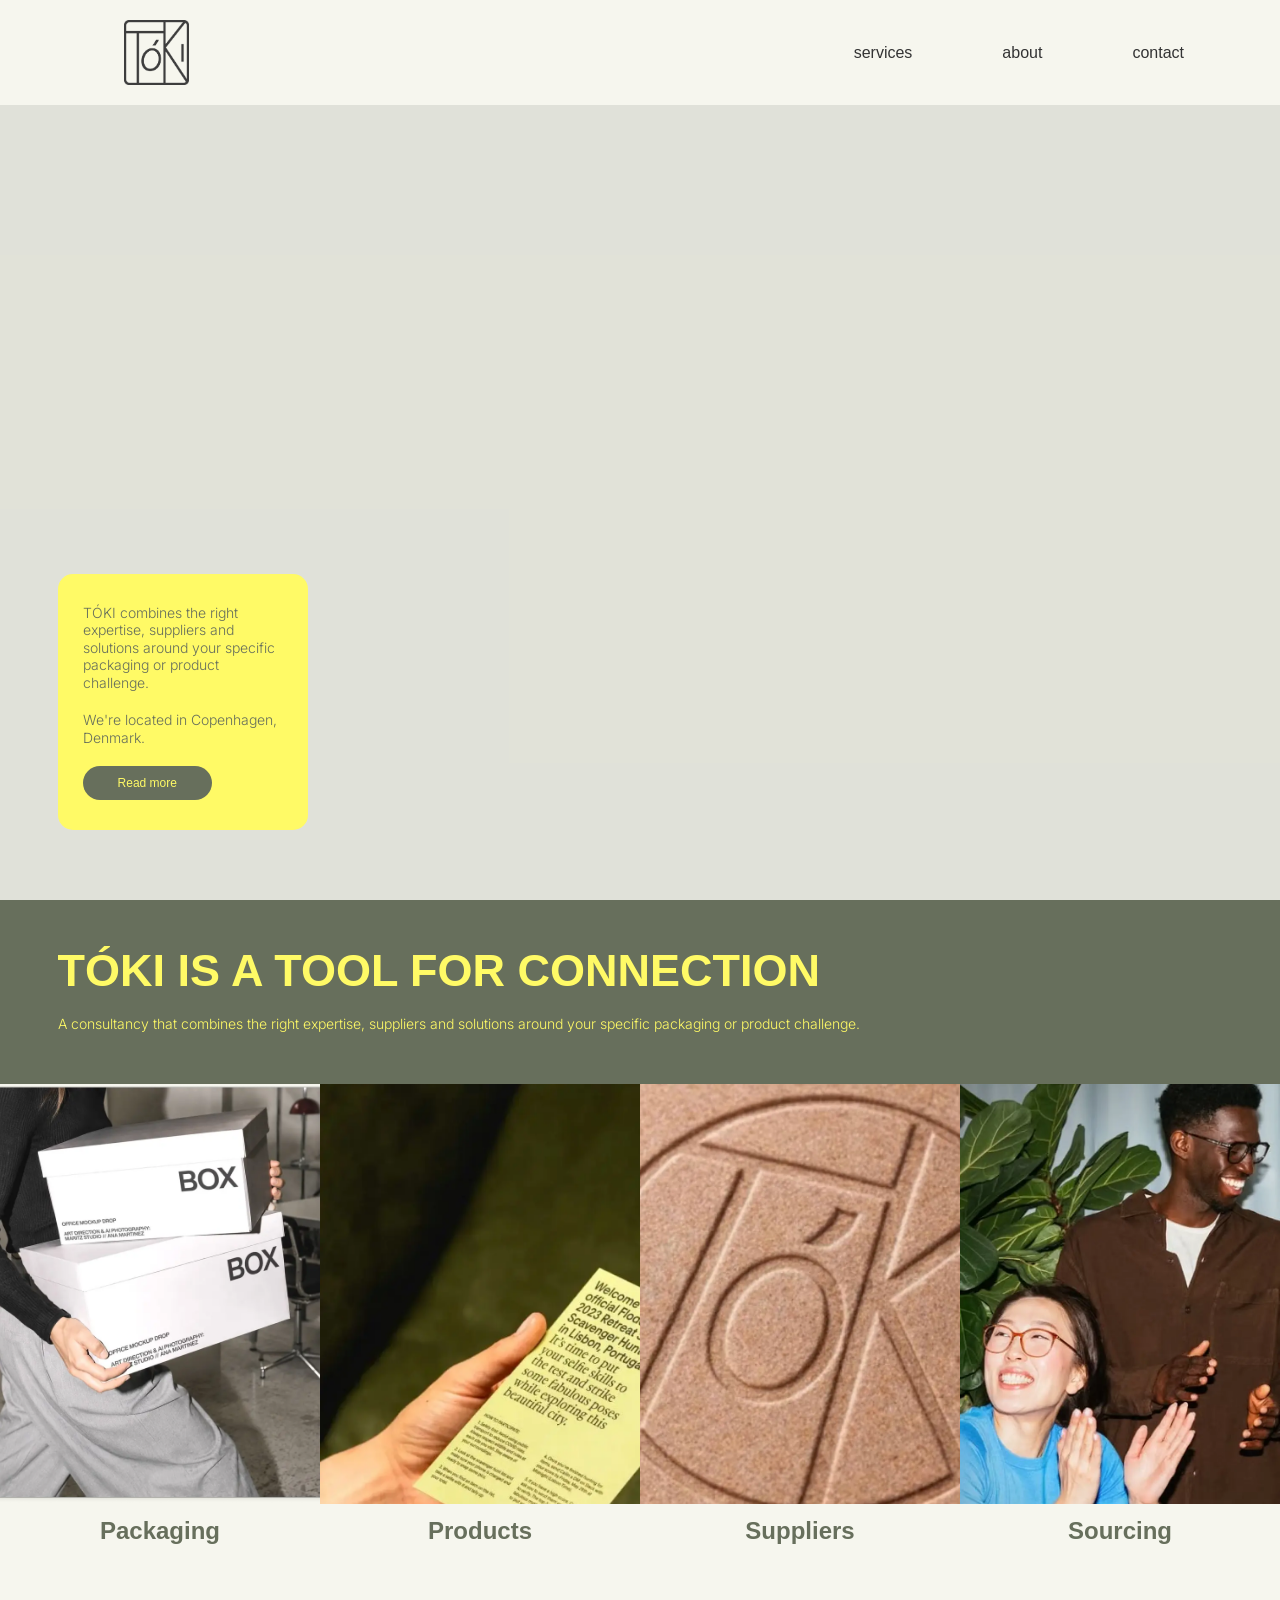
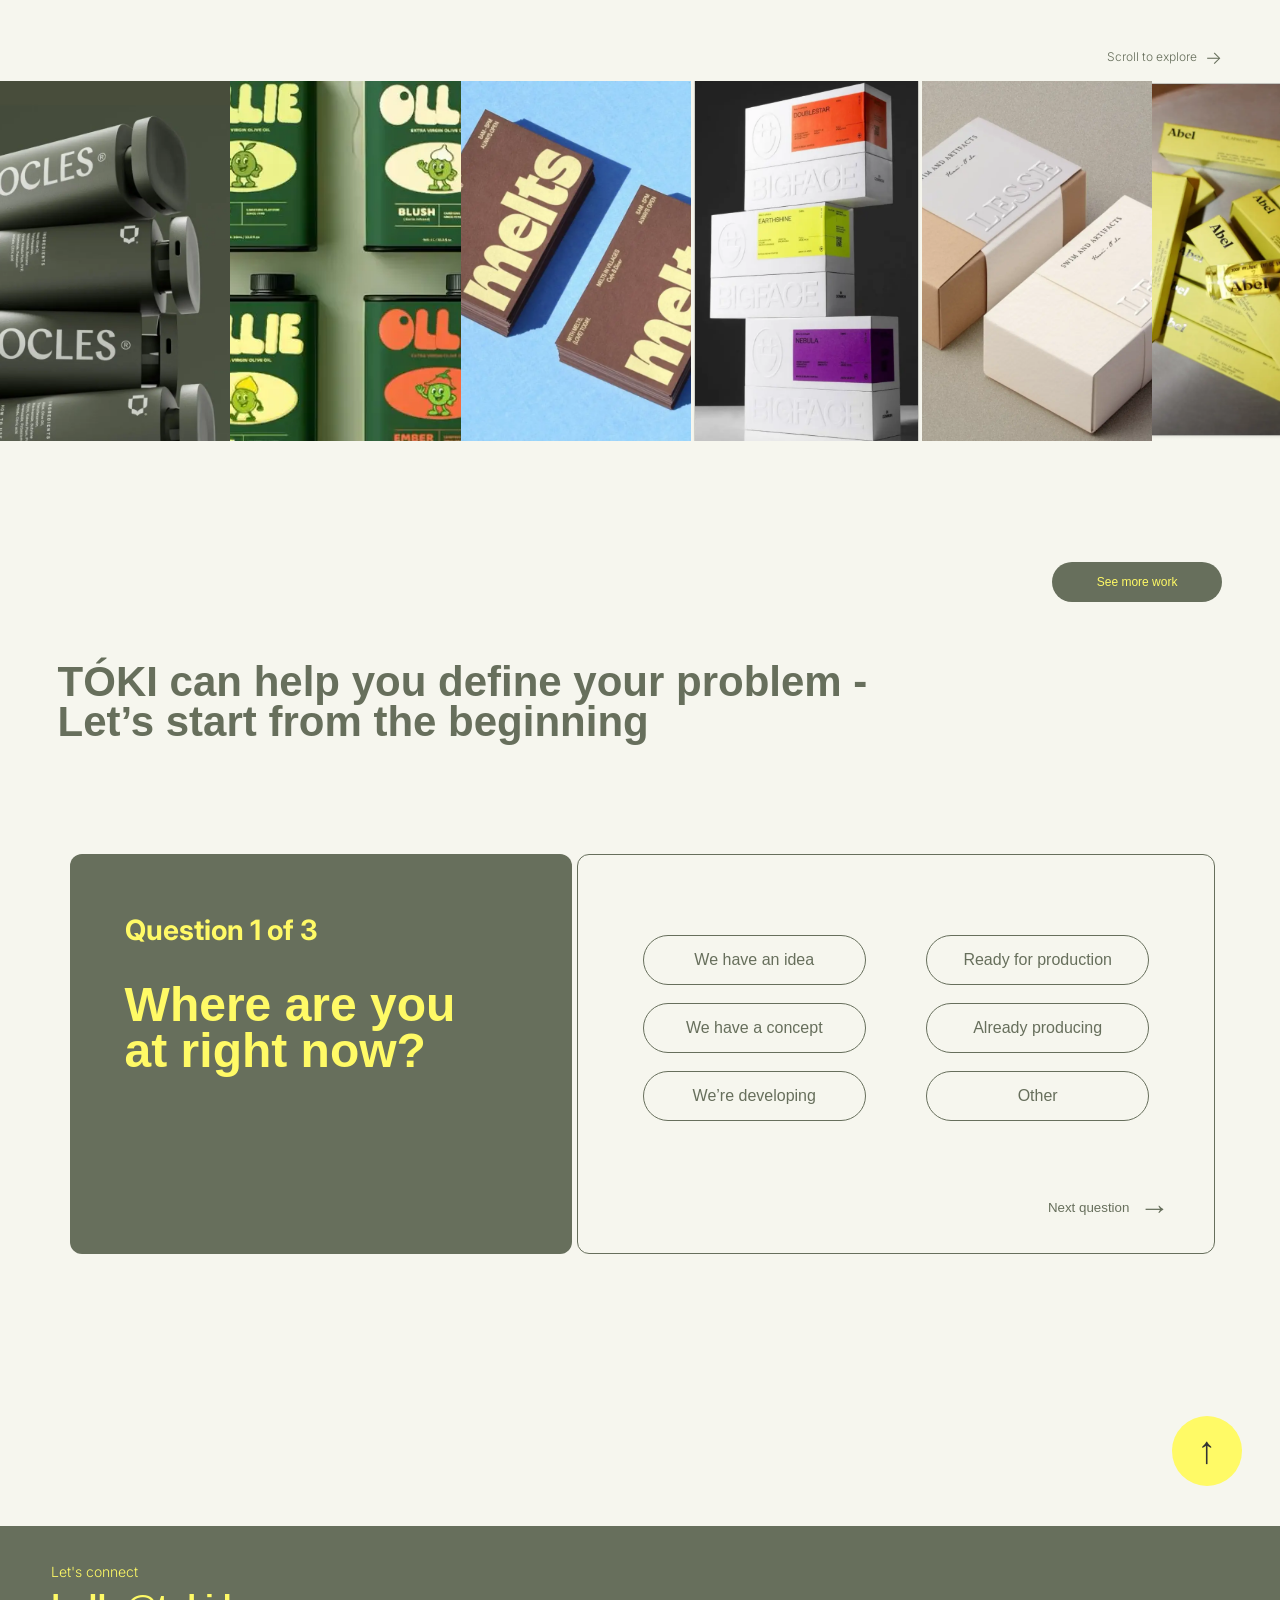
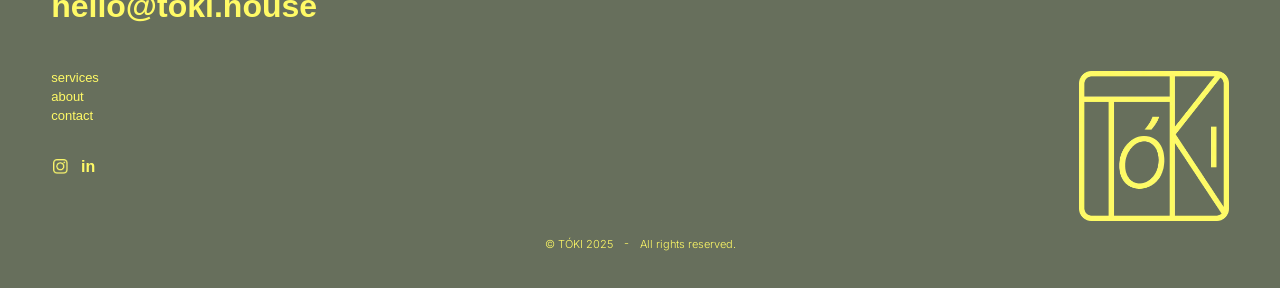
<file: index.html>
<!doctype html>
<html lang="en">
  <head>
    <meta charset="UTF-8" />
    <meta name="viewport" content="width=device-width, initial-scale=1.0" />
    <title>TÓKI — Homepage</title>
    <link
      rel="apple-touch-icon"
      sizes="180x180"
      href="images/apple-touch-icon.png"
    />
    <link
      rel="icon"
      type="image/png"
      sizes="32x32"
      href="images/favicon-32x32.png"
    />
    <link
      rel="icon"
      type="image/png"
      sizes="16x16"
      href="images/favicon-16x16.png"
    />
    <link rel="icon" href="images/favicon.ico" />
    <link rel="manifest" href="images/site.webmanifest" />

    <link rel="stylesheet" href="style.css" />
  </head>

  <body>
    <!-- =========================
       NAVIGATION
  ========================== -->
    <header class="navbar">
      <a href="index.html" class="logo">
        <img src="images/logo.webp" alt="Toki" />
      </a>

      <nav>
        <details class="services-menu">
          <summary>services</summary>
          <div class="services-dropdown">
            <button
              type="button"
              class="services-close"
              aria-label="Close services menu"
              onclick="this.closest('details').removeAttribute('open')"
            >
              ×
            </button>
            <a href="packaging.html">Packaging</a>
            <a href="product.html">Product</a>
            <a href="sourcing.html">Sourcing</a>
            <a href="suppliers.html">Suppliers</a>
          </div>
        </details>
        <a href="about.html">about</a>
        <a href="contact.html">contact</a>
      </nav>
    </header>

    <main class="home-page">
      <!-- =========================
       HERO / VIDEO
  ========================== -->

      <section class="home-hero">
        <video class="hero-video" autoplay muted loop playsinline>
          <source src="images/Logo_animation_05.mp4" type="video/mp4" />
        </video>

        <div class="hero-video-overlay"></div>

        <!-- SMALL YELLOW CARD -->
        <div class="hero-info-card">
          <p>
            TÓKI combines the right expertise, suppliers and solutions around
            your specific packaging or product challenge.
          </p>

          <p>We're located in Copenhagen, Denmark.</p>

          <a href="about.html" class="hero-read-more"> Read more </a>
        </div>
      </section>

      <!-- =========================
       SERVICES INTRO
  ========================== -->

      <section class="services-intro" id="services">
        <h2>TÓKI IS A TOOL FOR CONNECTION</h2>

        <p>
          A consultancy that combines the right expertise, suppliers and
          solutions around your specific packaging or product challenge.
        </p>
      </section>

      <!-- =========================
       SERVICES
  ========================== -->

      <section class="services-grid">
        <!-- PACKAGING -->
        <a href="packaging.html" class="service-card">
          <div class="service-image">
            <img src="images/packaging-1.webp" alt="Packaging" />
            <div class="service-hover-text">
              <p>Developing packaging that fits</p>
              <p>Working with designers to bring the brand to life</p>
            </div>
          </div>

          <h3>Packaging</h3>
        </a>

        <!-- PRODUCTS -->
        <a href="product.html" class="service-card">
          <div class="service-image">
            <img src="images/home-page-products.webp" alt="Products" />
            <div class="service-hover-text">
              <p>Turning ideas into finished products</p>
            </div>
          </div>

          <h3>Products</h3>
        </a>

        <!-- SUPPLIERS -->
        <a href="suppliers.html" class="service-card">
          <div class="service-image">
            <img src="images/home-page-suppliers.webp" alt="Suppliers" />
            <div class="service-hover-text">
              <p>Finding reliable partners</p>
            </div>
          </div>

          <h3>Suppliers</h3>
        </a>

        <!-- SOURCING -->
        <a href="sourcing.html" class="service-card">
          <div class="service-image">
            <img src="images/home-page-sourcing.webp" alt="Sourcing" />
            <div class="service-hover-text">
              <p>Finding the right connections</p>
              <p>Coordinate across the production</p>
            </div>
          </div>

          <h3>Sourcing</h3>
        </a>
      </section>

      <!-- =========================
       WORK STRIP
  ========================== -->

      <section class="home-work">
        <p class="work-scroll-hint">Scroll to explore <span>→</span></p>

        <div class="work-strip">
          <article class="work-strip-card">
            <img src="images/product-1.webp" alt="Mocles product design" />
            <div class="work-strip-caption">
              <strong>Mocles</strong>
              <span>Product Development</span>
            </div>
          </article>

          <article class="work-strip-card">
            <img src="images/product-2.webp" alt="Ollie product design" />
            <div class="work-strip-caption">
              <strong>Ollie</strong>
              <span>Product Design</span>
            </div>
          </article>

          <article class="work-strip-card">
            <img
              src="images/sourcing-example-1.webp"
              alt="Melts product design"
            />
            <div class="work-strip-caption">
              <strong>Melts</strong>
              <span>Brand Expression</span>
            </div>
          </article>

          <article class="work-strip-card">
            <img src="images/example-1.webp" alt="BIGFACE packaging project" />
            <div class="work-strip-caption">
              <strong>BIGFACE</strong>
              <span>Sourcing</span>
            </div>
          </article>

          <article class="work-strip-card">
            <img src="images/example-3.webp" alt="Lesse packaging project" />
            <div class="work-strip-caption">
              <strong>Lesse</strong>
              <span>Supplier Matching</span>
            </div>
          </article>

          <article class="work-strip-card">
            <img
              src="images/product-example-1.webp"
              alt="Abel product design"
            />
            <div class="work-strip-caption">
              <strong>Abel</strong>
              <span>Supplier Partnerships</span>
            </div>
          </article>

          <article class="work-strip-card">
            <img src="images/product-hero.webp" alt="Twelve product design" />
            <div class="work-strip-caption">
              <strong>Twelve</strong>
              <span>Production Support</span>
            </div>
          </article>

          <article class="work-strip-card">
            <img src="images/workstrip-1.webp" alt="REOME product design" />
            <div class="work-strip-caption">
              <strong>REOME</strong>
              <span>Packaging design & Sourcing</span>
            </div>
          </article>

          <article class="work-strip-card">
            <img src="images/workstrip-2.webp" alt="Soma product design" />
            <div class="work-strip-caption">
              <strong>Soma</strong>
              <span>Product design & Supplier</span>
            </div>
          </article>

          <article class="work-strip-card">
            <img src="images/workstrip-3.webp" alt="N03 product" />
            <div class="work-strip-caption">
              <strong>N03</strong>
              <span>Brand Expression</span>
            </div>
          </article>

          <article class="work-strip-card">
            <img
              src="images/workstrip-4.webp"
              alt="Aliveform product project"
            />
            <div class="work-strip-caption">
              <strong>Aliveform</strong>
              <span>Product Sourcing</span>
            </div>
          </article>

          <article class="work-strip-card">
            <img src="images/workstrip-5.webp" alt="Lesse product project" />
            <div class="work-strip-caption">
              <strong>WAX Atelier</strong>
              <span>Product design</span>
            </div>
          </article>
        </div>

        <div class="work-button-wrapper">
          <a href="about.html" class="work-button"> See more work </a>
        </div>
      </section>

      <!-- =========================
       SURVEY INTRO
  ========================== -->

      <section class="survey-section" id="survey">
        <div class="survey-heading">
          <h2>
            TÓKI can help you define your problem -
            <br />
            Let’s start from the beginning
          </h2>
        </div>

        <!-- =========================
         SURVEY
    ========================== -->

        <div class="survey-box">
          <!-- QUESTION 1 -->
          <div class="survey-step active" data-step="1">
            <div class="survey-left">
              <p class="survey-label">Question 1 of 3</p>

              <h2>
                Where are you<br />
                at right now?
              </h2>
            </div>

            <div class="survey-right">
              <div class="survey-options">
                <button type="button" class="survey-option" data-value="idea">
                  We have an idea
                </button>

                <button
                  type="button"
                  class="survey-option"
                  data-value="production-ready"
                >
                  Ready for production
                </button>

                <button
                  type="button"
                  class="survey-option"
                  data-value="concept"
                >
                  We have a concept
                </button>

                <button
                  type="button"
                  class="survey-option"
                  data-value="producing"
                >
                  Already producing
                </button>

                <button
                  type="button"
                  class="survey-option"
                  data-value="developing"
                >
                  We’re developing
                </button>

                <button type="button" class="survey-option" data-value="other">
                  Other
                </button>
              </div>

              <button type="button" class="survey-next" data-next="2">
                Next question
                <span>→</span>
              </button>
            </div>
          </div>

          <!-- QUESTION 2 -->
          <div class="survey-step" data-step="2">
            <div class="survey-left">
              <p class="survey-label">Question 2 of 3</p>

              <h2>
                What are you<br />
                currently<br />
                working on?
              </h2>
            </div>

            <div class="survey-right">
              <div class="survey-options">
                <button
                  type="button"
                  class="survey-option"
                  data-value="product"
                >
                  A new product
                </button>

                <button
                  type="button"
                  class="survey-option"
                  data-value="production"
                >
                  Production change
                </button>

                <button
                  type="button"
                  class="survey-option"
                  data-value="sourcing"
                >
                  Sourcing
                </button>

                <button
                  type="button"
                  class="survey-option"
                  data-value="suppliers"
                >
                  Suppliers
                </button>

                <button
                  type="button"
                  class="survey-option"
                  data-value="existing-product"
                >
                  Existing product
                </button>

                <button type="button" class="survey-option" data-value="other">
                  Other
                </button>
              </div>

              <button type="button" class="survey-next" data-next="3">
                Next question
                <span>→</span>
              </button>
              <button type="button" class="survey-back" data-previous="1">
                <span>←</span>
                Back
              </button>
            </div>
          </div>

          <!-- QUESTION 3 -->
          <div class="survey-step" data-step="3">
            <div class="survey-left">
              <p class="survey-label">Question 3 of 3</p>

              <h2>
                What kind of<br />
                support do you<br />
                need?
              </h2>
            </div>

            <div class="survey-right">
              <div class="survey-options">
                <button
                  type="button"
                  class="survey-option"
                  data-value="product"
                >
                  Develop a product
                </button>

                <button
                  type="button"
                  class="survey-option"
                  data-value="packaging"
                >
                  Improve packaging
                </button>

                <button
                  type="button"
                  class="survey-option"
                  data-value="sourcing"
                >
                  Find materials
                </button>

                <button
                  type="button"
                  class="survey-option"
                  data-value="suppliers"
                >
                  Find suppliers
                </button>

                <button
                  type="button"
                  class="survey-option"
                  data-value="production"
                >
                  Prepare for production
                </button>

                <button type="button" class="survey-option" data-value="other">
                  I’m not sure yet
                </button>
              </div>

              <button type="button" class="survey-next" data-next="4">
                See your result
                <span>→</span>
              </button>
              <button type="button" class="survey-back" data-previous="2">
                <span>←</span>
                Back
              </button>
            </div>
          </div>

          <!-- RESULT -->
          <div class="survey-step survey-result" data-step="4">
            <div class="survey-left">
              <h2>Your result ~</h2>
            </div>

            <div class="survey-right result-content">
              <h3>
                Looks like you need help with
                <br />
                <span id="survey-result-service"> PACKAGING </span>
              </h3>

              <p>Lucky you! TÓKI can help you with that.</p>

              <p>
                Reach out to us —
                <br />
                We would love to arrange a meeting with you and find out more
                about your brand.
              </p>

              <a href="contact.html" class="result-button"> Let’s connect! </a>
              <button
                type="button"
                class="survey-back result-back"
                data-previous="3"
              >
                <span>←</span>
                Back
              </button>
            </div>
          </div>
        </div>
      </section>

      <!-- Back to top -->
    </main>
    <a href="#" class="back-top">↑</a>
    <!-- =========================
       FOOTER
  ========================== -->
    <footer id="contact">
      <div class="footer-main">
        <div class="footer-contact">
          <p class="small-label">Let's connect</p>

          <a href="mailto:hello@toki.house" class="footer-email">
            hello@toki.house
          </a>

          <div class="footer-links">
            <a href="#">services</a>
            <a href="#">about</a>
            <a href="#">contact</a>
          </div>

          <div class="socials">
            <a href="#" aria-label="Instagram">
              <img src="images/instagram.webp" alt="Instagram" />
            </a>
            <a href="#">in</a>
          </div>
        </div>

        <div class="footer-logo">
          <img src="images/logo-footer.webp" alt="Toki" />
        </div>
      </div>

      <div class="footer-bottom">
        <p>© TÓKI 2025　-　All rights reserved.</p>
      </div>
    </footer>

    <script>
      const surveySteps = document.querySelectorAll(".survey-step");
      const surveyOptions = document.querySelectorAll(".survey-option");
      const surveyResult = document.getElementById("survey-result-service");
      const surveyAnswers = {};

      surveyOptions.forEach((option) => {
        option.addEventListener("click", () => {
          const step = option.closest(".survey-step");

          step.querySelectorAll(".survey-option").forEach((item) => {
            item.classList.remove("selected");
          });

          option.classList.add("selected");
          surveyAnswers[step.dataset.step] = option.dataset.value;
        });
      });

      document.querySelectorAll(".survey-next").forEach((button) => {
        button.addEventListener("click", () => {
          const currentStep = button.closest(".survey-step");
          const nextStep = button.dataset.next;

          if (!surveyAnswers[currentStep.dataset.step]) {
            currentStep.classList.add("needs-answer");
            return;
          }

          currentStep.classList.remove("needs-answer");

          if (nextStep === "4") {
            const serviceMap = {
              product: "PRODUCT",
              packaging: "PACKAGING",
              production: "PACKAGING",
              sourcing: "SOURCING",
              suppliers: "SUPPLIERS",
              "existing-product": "PRODUCT",
              other: "PACKAGING",
            };

            const service =
              serviceMap[surveyAnswers["3"]] ||
              serviceMap[surveyAnswers["2"]] ||
              "PACKAGING";
            surveyResult.textContent = service;
          }

          surveySteps.forEach((step) => {
            step.classList.toggle("active", step.dataset.step === nextStep);
          });
        });
      });

      document.querySelectorAll(".survey-back").forEach((button) => {
        button.addEventListener("click", () => {
          const currentStep = button.closest(".survey-step");
          const previousStep = button.dataset.previous;

          currentStep.classList.remove("needs-answer");
          surveySteps.forEach((step) => {
            step.classList.toggle("active", step.dataset.step === previousStep);
          });
        });
      });
    </script>
  </body>
</html>
</file>
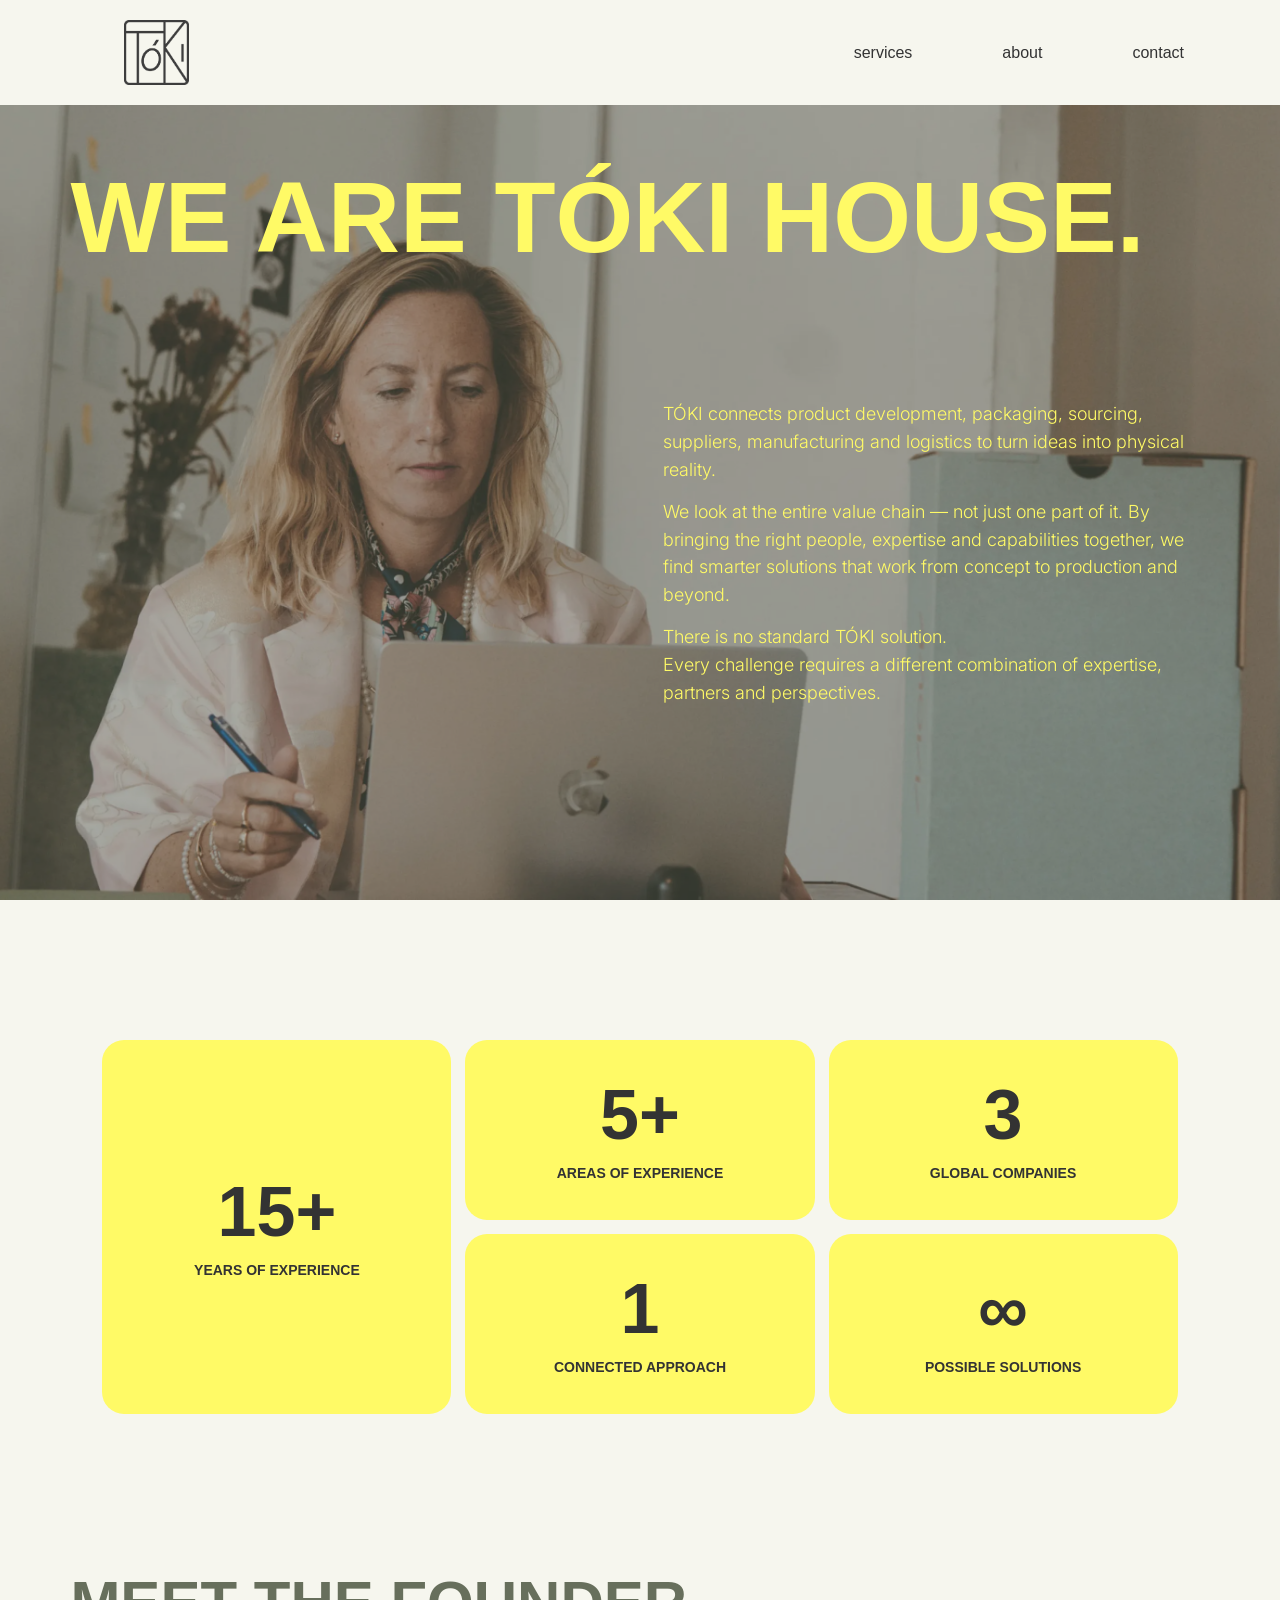
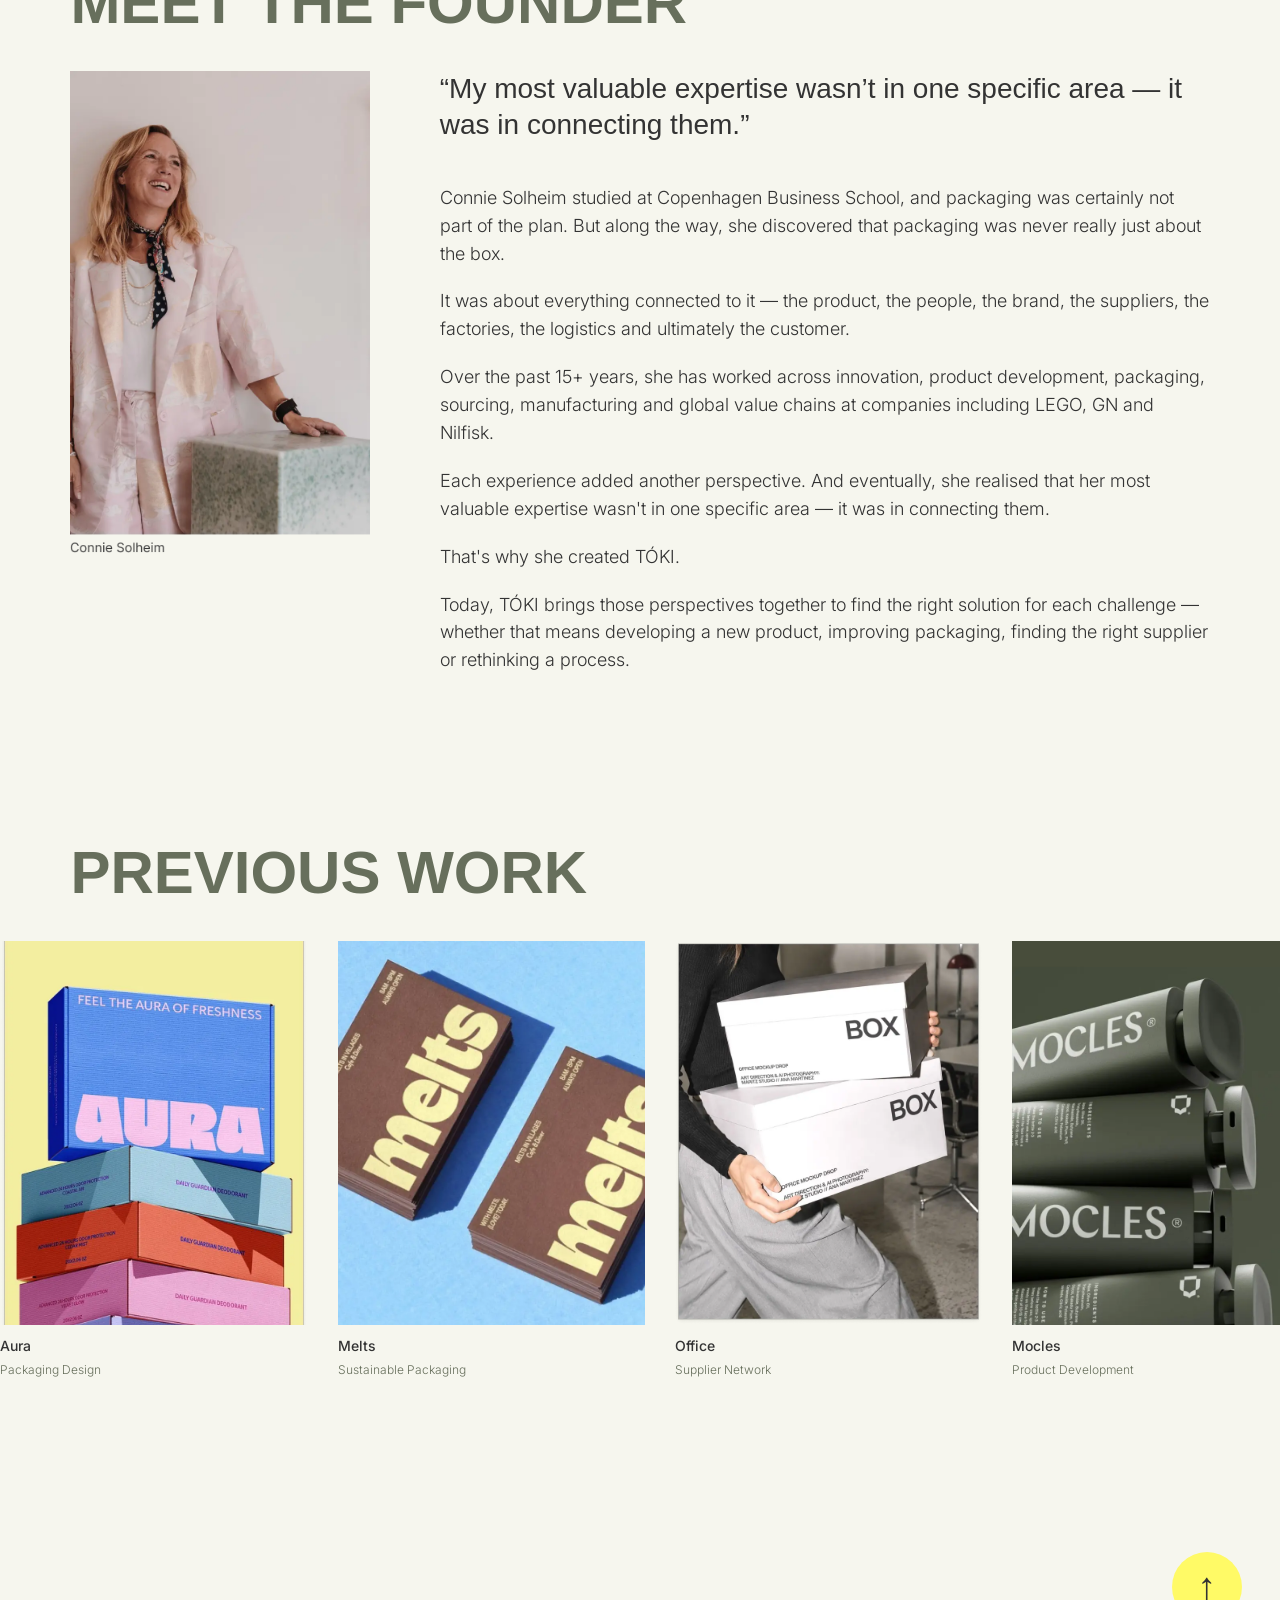
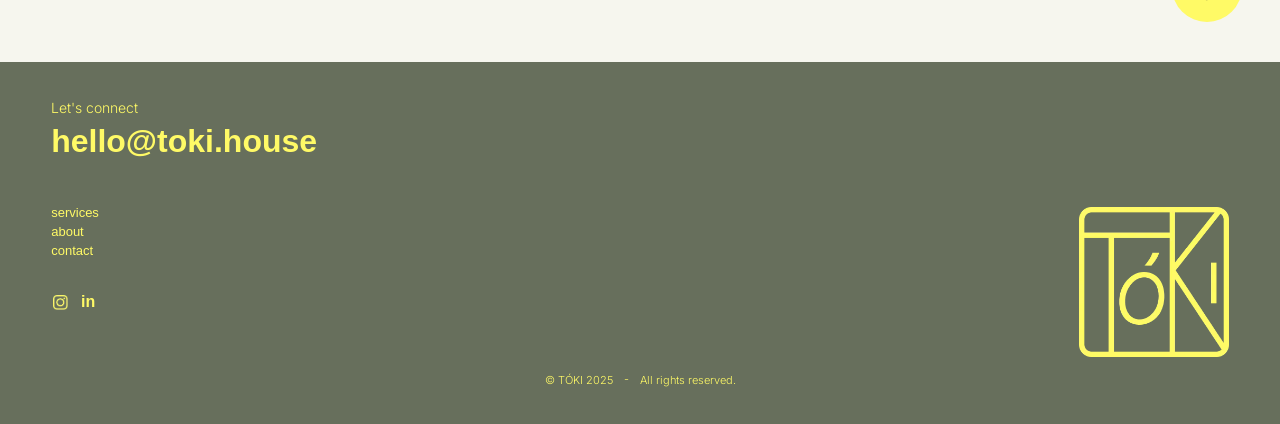
<file: about.html>
<!doctype html>
<html lang="en">
  <head>
    <meta charset="UTF-8" />
    <meta name="viewport" content="width=device-width, initial-scale=1.0" />
    <title>TÓKI — About</title>
    <link
      rel="apple-touch-icon"
      sizes="180x180"
      href="images/apple-touch-icon.png"
    />
    <link
      rel="icon"
      type="image/png"
      sizes="32x32"
      href="images/favicon-32x32.png"
    />
    <link rel="icon" href="images/favicon.ico" />

    <link rel="stylesheet" href="style.css" />
  </head>

  <body>
    <!-- =========================
       NAVIGATION
  ========================== -->
    <header class="navbar">
      <a href="index.html" class="logo">
        <img src="images/logo.webp" alt="Toki" />
      </a>

      <nav>
        <details class="services-menu">
          <summary>services</summary>
          <div class="services-dropdown">
            <button
              type="button"
              class="services-close"
              aria-label="Close services menu"
              onclick="this.closest('details').removeAttribute('open')"
            >
              ×
            </button>
            <a href="packaging.html">Packaging</a>
            <a href="product.html">Product</a>
            <a href="sourcing.html">Sourcing</a>
            <a href="suppliers.html">Suppliers</a>
          </div>
        </details>
        <a href="about.html">about</a>
        <a href="contact.html">contact</a>
      </nav>
    </header>

    <main class="about-page">
      <!-- HERO -->
      <section class="about-hero">
        <img src="images/about.webp" alt="TÓKI House founder working" />

        <div class="about-hero-overlay">
          <h1>WE ARE TÓKI HOUSE.</h1>

          <div class="about-hero-copy">
            <p>
              TÓKI connects product development, packaging, sourcing, suppliers,
              manufacturing and logistics to turn ideas into physical reality.
            </p>

            <p>
              We look at the entire value chain — not just one part of it. By
              bringing the right people, expertise and capabilities together, we
              find smarter solutions that work from concept to production and
              beyond.
            </p>

            <p>
              There is no standard TÓKI solution.<br />
              Every challenge requires a different combination of expertise,
              partners and perspectives.
            </p>
          </div>
        </div>
      </section>

      <!-- STATS -->
      <section class="about-stats">
        <div class="stat-card stat-large">
          <strong>15+</strong>
          <span>YEARS OF EXPERIENCE</span>
        </div>

        <div class="stats-middle">
          <div class="stat-card">
            <strong>5+</strong>
            <span>AREAS OF EXPERIENCE</span>
          </div>

          <div class="stat-card">
            <strong>1</strong>
            <span>CONNECTED APPROACH</span>
          </div>
        </div>

        <div class="stats-right">
          <div class="stat-card">
            <strong>3</strong>
            <span>GLOBAL COMPANIES</span>
          </div>

          <div class="stat-card">
            <strong>∞</strong>
            <span>POSSIBLE SOLUTIONS</span>
          </div>
        </div>
      </section>

      <!-- FOUNDER -->
      <section class="founder-section">
        <h2>MEET THE FOUNDER</h2>

        <div class="founder-layout">
          <div class="founder-image">
            <img src="images/meet-connie.webp" alt="Connie Solheim" />
          </div>

          <div class="founder-copy">
            <blockquote>
              “My most valuable expertise wasn’t in one specific area — it was
              in connecting them.”
            </blockquote>

            <p>
              Connie Solheim studied at Copenhagen Business School, and
              packaging was certainly not part of the plan. But along the way,
              she discovered that packaging was never really just about the box.
            </p>

            <p>
              It was about everything connected to it — the product, the people,
              the brand, the suppliers, the factories, the logistics and
              ultimately the customer.
            </p>

            <p>
              Over the past 15+ years, she has worked across innovation, product
              development, packaging, sourcing, manufacturing and global value
              chains at companies including LEGO, GN and Nilfisk.
            </p>

            <p>
              Each experience added another perspective. And eventually, she
              realised that her most valuable expertise wasn't in one specific
              area — it was in connecting them.
            </p>

            <p>That's why she created TÓKI.</p>

            <p>
              Today, TÓKI brings those perspectives together to find the right
              solution for each challenge — whether that means developing a new
              product, improving packaging, finding the right supplier or
              rethinking a process.
            </p>
          </div>
        </div>
      </section>

      <!-- PREVIOUS WORK -->
      <section class="previous-work">
        <h2>PREVIOUS WORK</h2>

        <div class="work-grid">
          <article class="work-card">
            <img src="images/example-2.webp" alt="" />
            <p>
              <strong>Aura</strong>
              <span>Packaging Design</span>
            </p>
          </article>

          <article class="work-card">
            <img src="images/sourcing-example-1.webp" alt="" />
            <p>
              <strong>Melts</strong>
              <span>Sustainable Packaging</span>
            </p>
          </article>

          <article class="work-card">
            <img src="images/packaging-1.webp" alt="" />
            <p>
              <strong>Office</strong>
              <span>Supplier Network</span>
            </p>
          </article>

          <article class="work-card">
            <img src="images/product-1.webp" alt="Product design detail" />
            <p>
              <strong>Mocles</strong>
              <span>Product Development</span>
            </p>
          </article>

          <article class="work-card">
            <img src="images/product-2.webp" alt="Product design detail" />
            <p>
              <strong>Studio One</strong>
              <span>Product Design</span>
            </p>
          </article>

          <article class="work-card">
            <img
              src="images/product-example-3.webp"
              alt="Product design detail"
            />
            <p>
              <strong>Oh Belly</strong>
              <span>Physical Experience</span>
            </p>
          </article>

          <article class="work-card">
            <img
              src="images/product-example-1.webp"
              alt="Product design example"
            />
            <p>
              <strong>Abel</strong>
              <span>Product Concept</span>
            </p>
          </article>

          <article class="work-card">
            <img
              src="images/product-example-2.webp"
              alt="Product design example"
            />
            <p>
              <strong>Freya</strong>
              <span>Product Example</span>
            </p>
          </article>
        </div>
      </section>
    </main>
    <a href="#" class="back-top">↑</a>
    <!-- =========================
       FOOTER
  ========================== -->
    <footer id="contact">
      <div class="footer-main">
        <div class="footer-contact">
          <p class="small-label">Let's connect</p>

          <a href="mailto:hello@toki.house" class="footer-email">
            hello@toki.house
          </a>

          <div class="footer-links">
            <a href="#">services</a>
            <a href="#">about</a>
            <a href="#">contact</a>
          </div>

          <div class="socials">
            <a href="#" aria-label="Instagram">
              <img src="images/instagram.webp" alt="Instagram" />
            </a>
            <a href="#">in</a>
          </div>
        </div>

        <div class="footer-logo">
          <img src="images/logo-footer.webp" alt="Toki" />
        </div>
      </div>

      <div class="footer-bottom">
        <p>© TÓKI 2025　-　All rights reserved.</p>
      </div>
    </footer>
  </body>
</html>
</file>
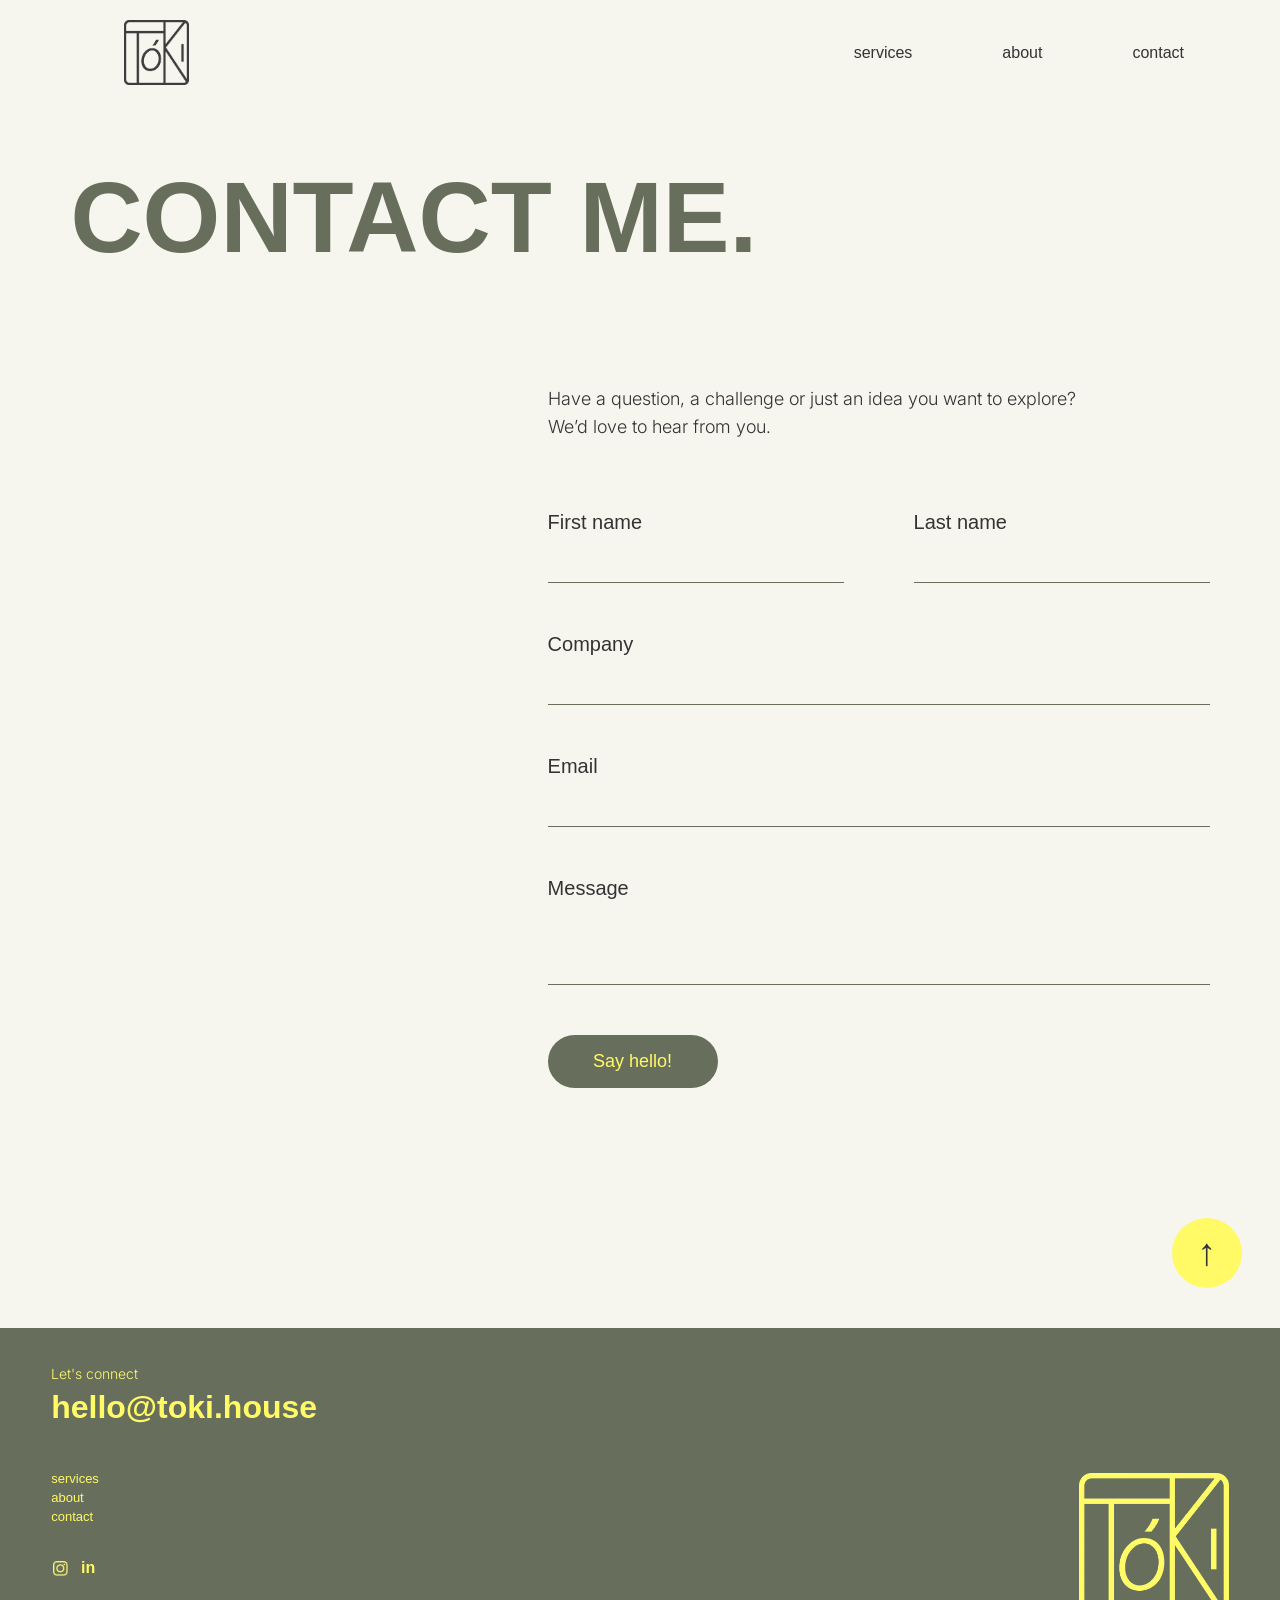
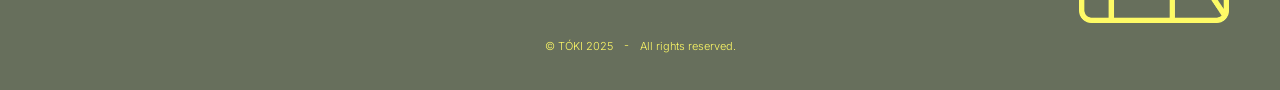
<file: contact.html>
<!doctype html>
<html lang="en">
  <head>
    <meta charset="UTF-8" />
    <meta name="viewport" content="width=device-width, initial-scale=1.0" />
    <title>TÓKI — Packaging</title>
    <link rel="apple-touch-icon" sizes="180x180" href="images/apple-touch-icon.png" />
    <link rel="icon" type="image/png" sizes="32x32" href="images/favicon-32x32.png" />
    <link rel="icon" href="images/favicon.ico" />

    <link rel="stylesheet" href="style.css" />
  </head>

  <body>
    <!-- =========================
       NAVIGATION
  ========================== -->
    <header class="navbar">
      <a href="index.html" class="logo">
        <img src="images/logo.webp" alt="Toki" />
      </a>

      <nav>
        <details class="services-menu">
          <summary>services</summary>
          <div class="services-dropdown">
            <button type="button" class="services-close" aria-label="Close services menu" onclick="this.closest('details').removeAttribute('open')">×</button>
            <a href="packaging.html">Packaging</a>
            <a href="product.html">Product</a>
            <a href="sourcing.html">Sourcing</a>
            <a href="suppliers.html">Suppliers</a>
          </div>
        </details>
        <a href="about.html">about</a>
        <a href="contact.html">contact</a>
      </nav>
    </header>
    <main class="contact-page">
 <section class="contact-section">
  <h1>CONTACT ME.</h1>

  <div class="contact-layout">
    <div class="contact-spacer"></div>

    <div class="contact-content">
      <div class="contact-intro">
        <p>
          Have a question, a challenge or just an idea you want to explore?
          <br />
          We’d love to hear from you.
        </p>
      </div>

      <!-- CONTACT FORM -->
      <form class="contact-form" id="contactForm">

        <div class="name-row">

          <div class="form-group">
            <label for="first-name">First name</label>
            <input
              type="text"
              id="first-name"
              name="first-name"
              required
            />
          </div>

          <div class="form-group">
            <label for="last-name">Last name</label>
            <input
              type="text"
              id="last-name"
              name="last-name"
              required
            />
          </div>

        </div>

        <div class="form-group">
          <label for="company">Company</label>
          <input
            type="text"
            id="company"
            name="company"
          />
        </div>

        <div class="form-group">
          <label for="email">Email</label>
          <input
            type="email"
            id="email"
            name="email"
            required
          />
        </div>

        <div class="form-group">
          <label for="message">Message</label>
          <textarea
            id="message"
            name="message"
            required
          ></textarea>
        </div>

        <button type="submit" class="contact-button">
          Say hello!
        </button>

      </form>
    </div>
  </div>

</section>
<a href="#" class="back-top">↑</a>

<script>
  const contactForm = document.getElementById("contactForm");

  contactForm.addEventListener("submit", function (event) {
    event.preventDefault();

    if (contactForm.checkValidity()) {
      window.location.href = "thank-you.html";
    } else {
      contactForm.reportValidity();
    }
  });
</script>
    <!-- =========================
       FOOTER
  ========================== -->
    <footer id="contact">
      <div class="footer-main">
        <div class="footer-contact">
          <p class="small-label">Let's connect</p>

          <a href="mailto:hello@toki.house" class="footer-email">
            hello@toki.house
          </a>

          <div class="footer-links">
            <a href="#">services</a>
            <a href="#">about</a>
            <a href="#">contact</a>
          </div>

          <div class="socials">
            <a href="#" aria-label="Instagram">
              <img src="images/instagram.webp" alt="Instagram" />
            </a>
            <a href="#">in</a>
          </div>
        </div>

        <div class="footer-logo">
          <img src="images/logo-footer.webp" alt="Toki" />
        </div>
      </div>

      <div class="footer-bottom">
        <p>© TÓKI 2025　-　All rights reserved.</p>
      </div>
    </footer>
  </body>
</html>
</file>
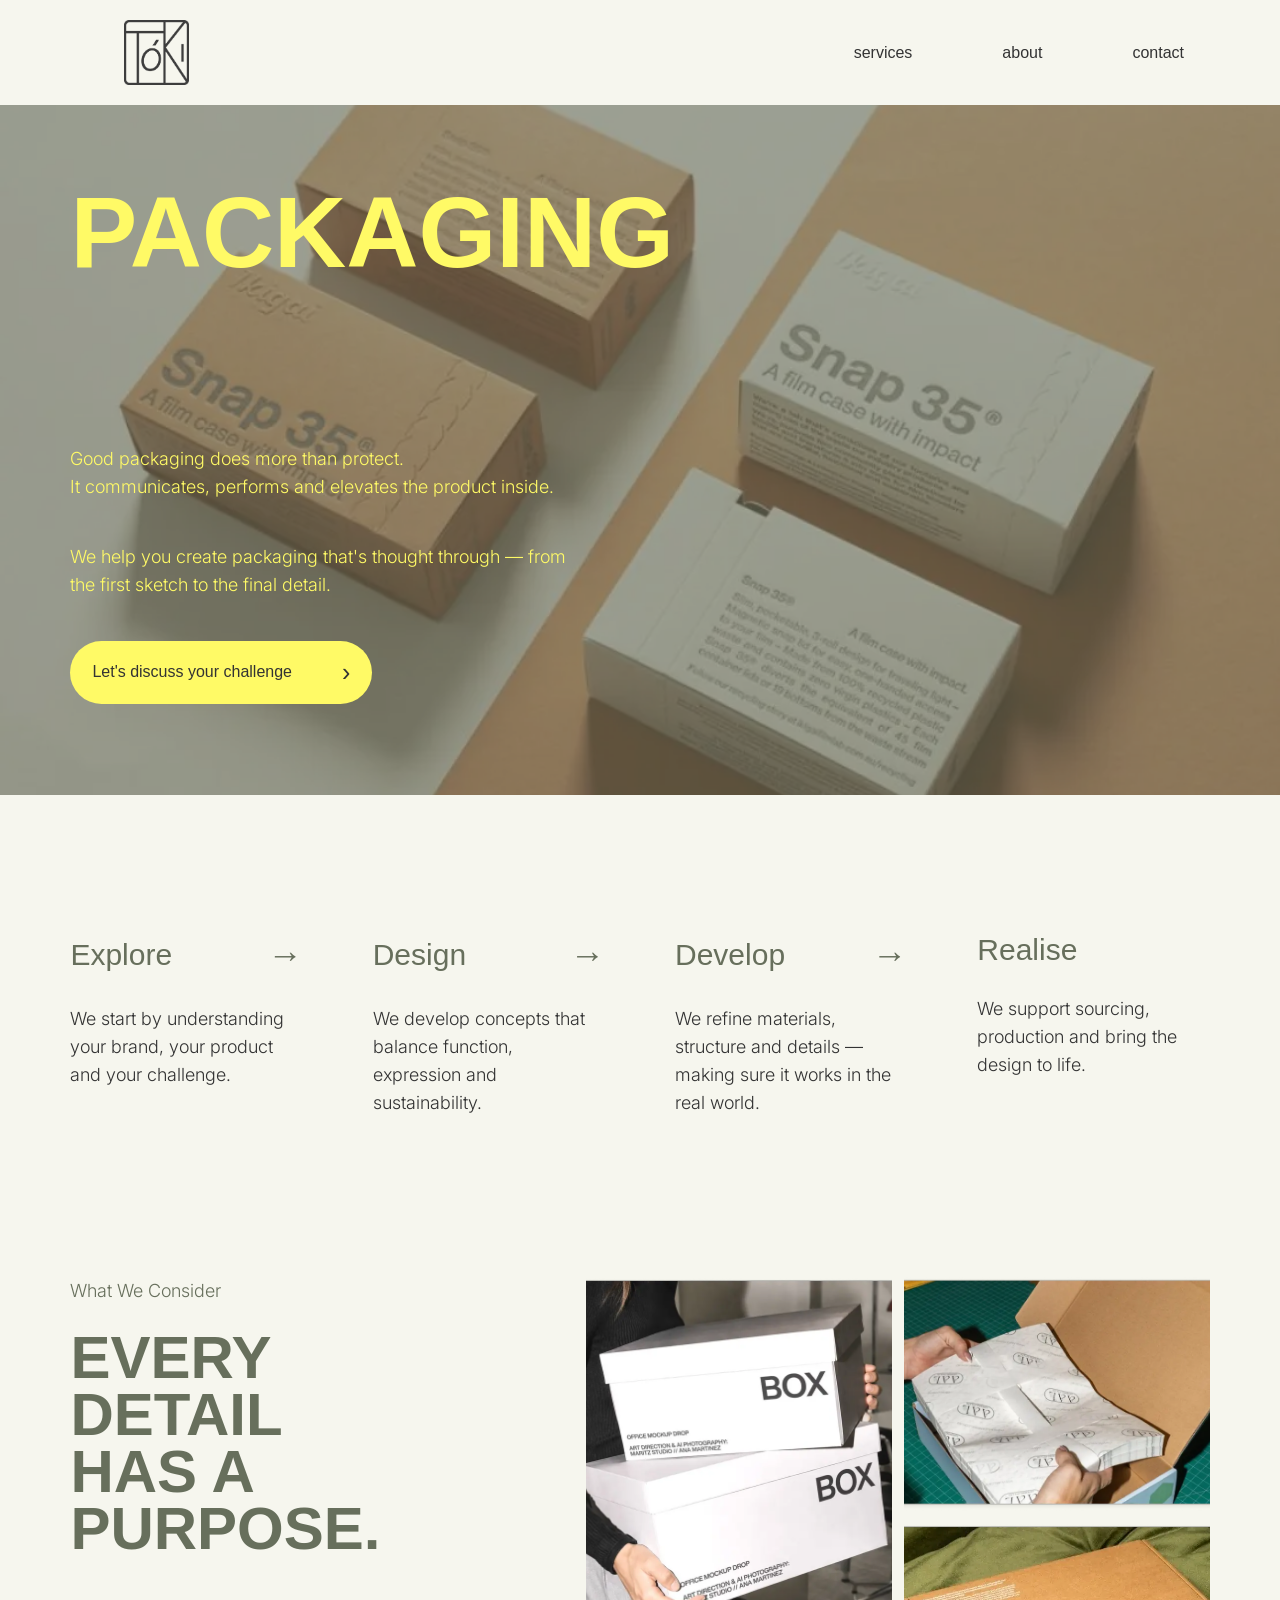
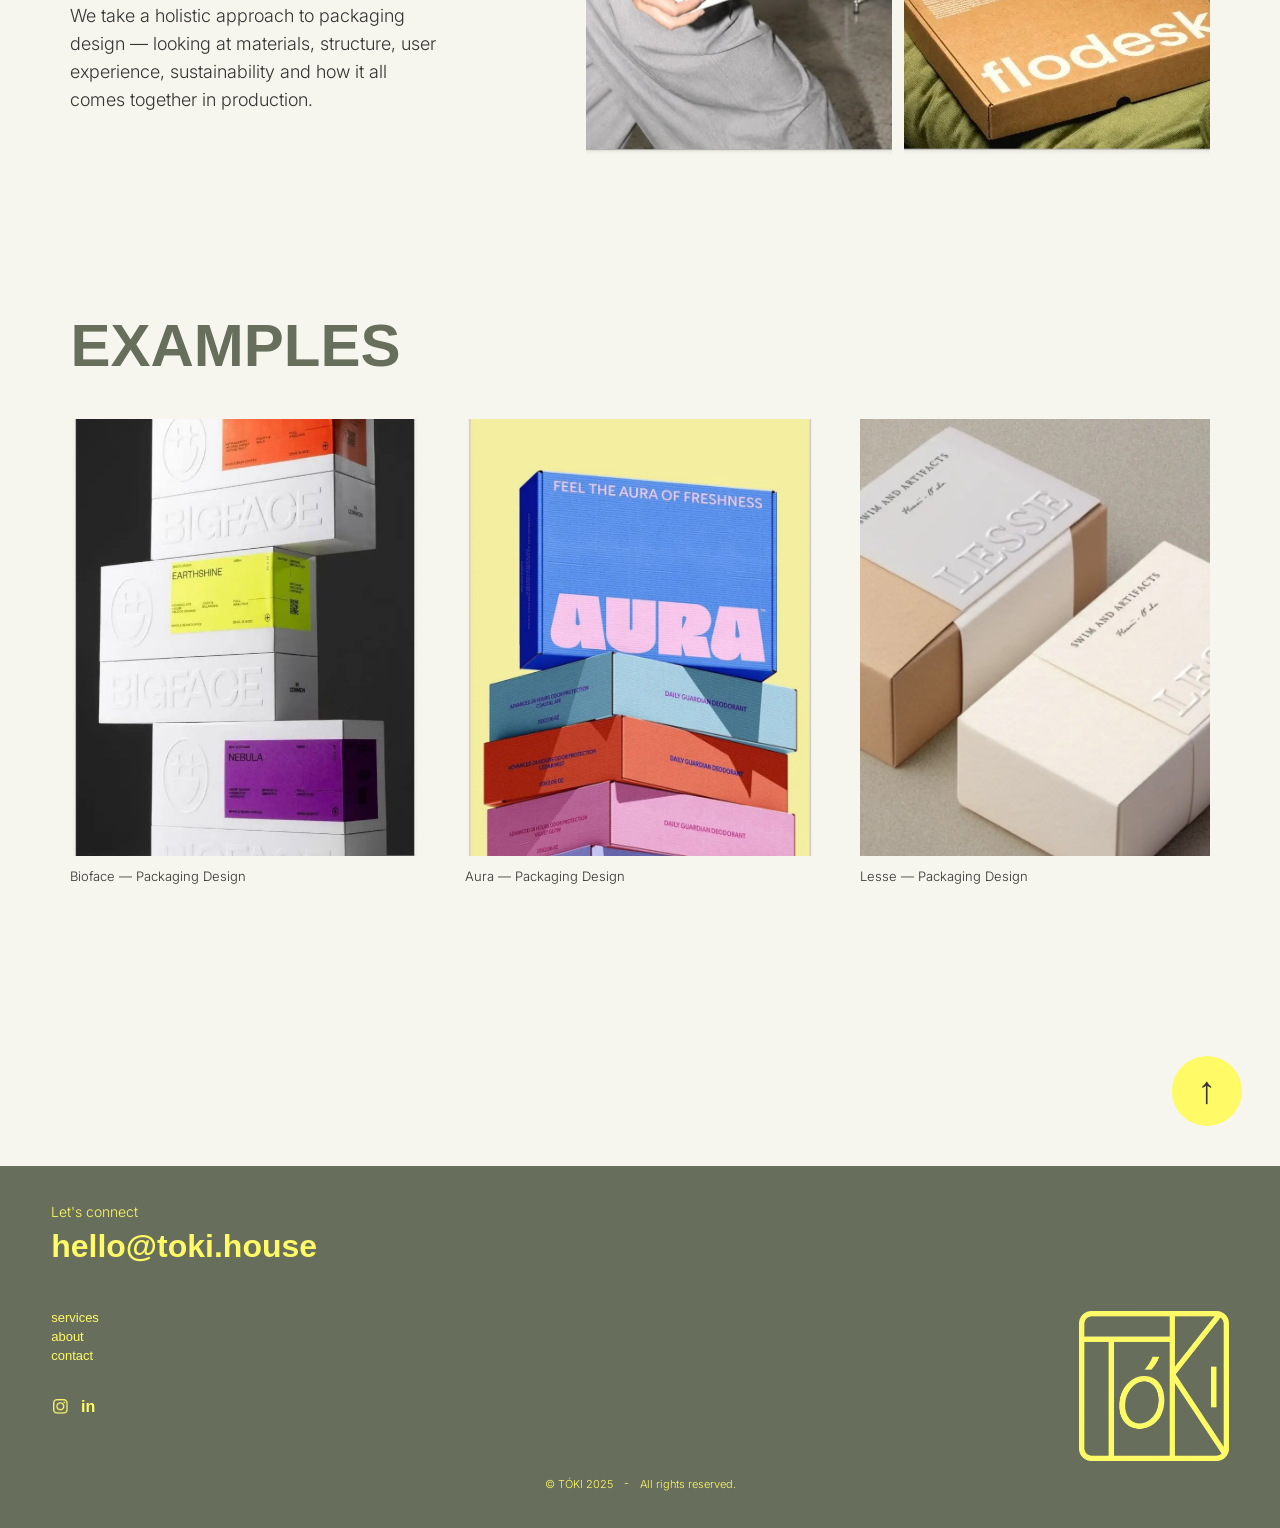
<file: packaging.html>
<!doctype html>
<html lang="en">
  <head>
    <meta charset="UTF-8" />
    <meta name="viewport" content="width=device-width, initial-scale=1.0" />
    <title>TÓKI — Packaging</title>
    <link
      rel="apple-touch-icon"
      sizes="180x180"
      href="images/apple-touch-icon.png"
    />
    <link
      rel="icon"
      type="image/png"
      sizes="32x32"
      href="images/favicon-32x32.png"
    />
    <link rel="icon" href="images/favicon.ico" />

    <link rel="stylesheet" href="style.css" />
  </head>

  <body>
    <!-- =========================
       NAVIGATION
  ========================== -->
    <header class="navbar">
      <a href="index.html" class="logo">
        <img src="images/logo.webp" alt="Toki" />
      </a>

      <nav>
        <details class="services-menu">
          <summary>services</summary>
          <div class="services-dropdown">
            <button
              type="button"
              class="services-close"
              aria-label="Close services menu"
              onclick="this.closest('details').removeAttribute('open')"
            >
              ×
            </button>
            <a href="packaging.html">Packaging</a>
            <a href="product.html">Product</a>
            <a href="sourcing.html">Sourcing</a>
            <a href="suppliers.html">Suppliers</a>
          </div>
        </details>
        <a href="about.html">about</a>
        <a href="contact.html">contact</a>
      </nav>
    </header>

    <!-- =========================
       HERO
  ========================== -->
    <section class="hero">
      <div class="hero-image"></div>

      <div class="hero-overlay"></div>

      <div class="hero-content">
        <h1>PACKAGING</h1>

        <div class="hero-copy">
          <p>
            Good packaging does more than protect.<br />
            It communicates, performs and elevates the product inside.
          </p>

          <p>
            We help you create packaging that's thought through — from<br />
            the first sketch to the final detail.
          </p>

          <a href="contact.html" class="button">
            Let's discuss your challenge
            <span>›</span>
          </a>
        </div>
      </div>
    </section>

    <!-- =========================
       PROCESS
  ========================== -->
    <main class="content">
      <section class="process" id="services">
        <article class="process-item">
          <div class="process-title">
            <h3>Explore</h3>
            <span>→</span>
          </div>

          <p>
            We start by understanding your brand, your product and your
            challenge.
          </p>
        </article>

        <article class="process-item">
          <div class="process-title">
            <h3>Design</h3>
            <span>→</span>
          </div>

          <p>
            We develop concepts that balance function, expression and
            sustainability.
          </p>
        </article>

        <article class="process-item">
          <div class="process-title">
            <h3>Develop</h3>
            <span>→</span>
          </div>

          <p>
            We refine materials, structure and details — making sure it works in
            the real world.
          </p>
        </article>

        <article class="process-item">
          <div class="process-title">
            <h3>Realise</h3>
          </div>

          <p>We support sourcing, production and bring the design to life.</p>
        </article>
      </section>

      <!-- =========================
         WHAT WE CONSIDER
    ========================== -->
      <section class="consider" id="about">
        <div class="consider-copy">
          <p class="eyebrow">What We Consider</p>

          <h2>
            EVERY DETAIL<br />
            HAS A PURPOSE.
          </h2>

          <p>
            We take a holistic approach to packaging design — looking at
            materials, structure, user experience, sustainability and how it all
            comes together in production.
          </p>
        </div>

        <div class="consider-images packaging-images">
          <div class="image-placeholder image-large">
            <img src="images/packaging-1.webp" alt="Packaging design detail" />
          </div>

          <div class="image-stack">
            <div class="image-placeholder">
              <img
                src="images/packaging-2.webp"
                alt="Packaging design detail"
              />
            </div>

            <div class="image-placeholder">
              <img
                src="images/packaging-3.webp"
                alt="Packaging design detail"
              />
            </div>
          </div>
        </div>
      </section>

      <!-- =========================
         EXAMPLES
    ========================== -->
      <section class="examples">
        <h2>EXAMPLES</h2>

        <div class="example-grid packaging-examples">
          <article class="example-card">
            <div class="example-image">
              <img src="images/example-1.webp" alt="Packaging design example" />
            </div>

            <p>Bioface — Packaging Design</p>
          </article>

          <article class="example-card">
            <div class="example-image">
              <img src="images/example-2.webp" alt="Packaging design example" />
            </div>

            <p>Aura — Packaging Design</p>
          </article>

          <article class="example-card">
            <div class="example-image">
              <img src="images/example-3.webp" alt="Packaging design example" />
            </div>

            <p>Lesse — Packaging Design</p>
          </article>
        </div>
      </section>

      <!-- Back to top -->
    </main>
    <a href="#" class="back-top">↑</a>

    <!-- =========================
       FOOTER
  ========================== -->
    <footer id="contact">
      <div class="footer-main">
        <div class="footer-contact">
          <p class="small-label">Let's connect</p>

          <a href="mailto:hello@toki.house" class="footer-email">
            hello@toki.house
          </a>

          <div class="footer-links">
            <a href="#">services</a>
            <a href="#">about</a>
            <a href="#">contact</a>
          </div>

          <div class="socials">
            <a href="#" aria-label="Instagram">
              <img src="images/instagram.webp" alt="Instagram" />
            </a>
            <a href="#">in</a>
          </div>
        </div>

        <div class="footer-logo">
          <img src="images/logo-footer.webp" alt="Toki" />
        </div>
      </div>

      <div class="footer-bottom">
        <p>© TÓKI 2025　-　All rights reserved.</p>
      </div>
    </footer>
  </body>
</html>
</file>
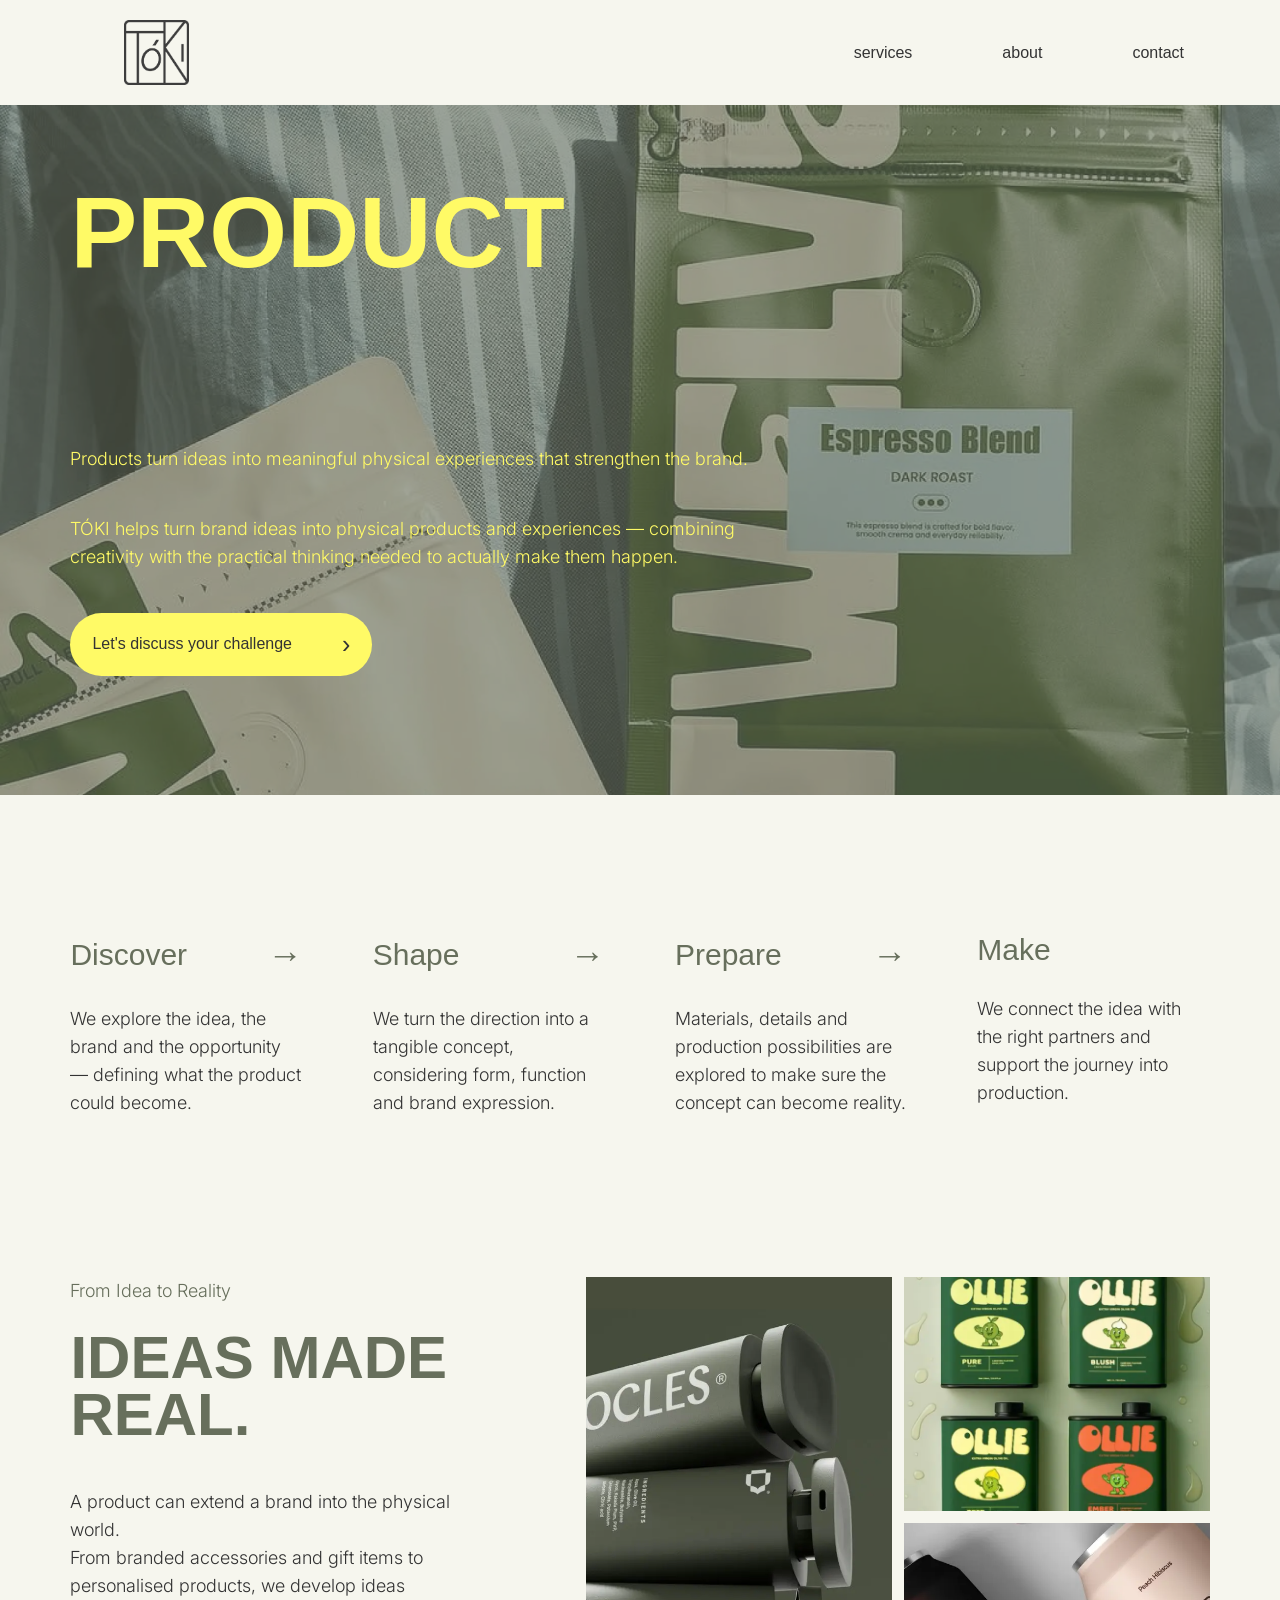
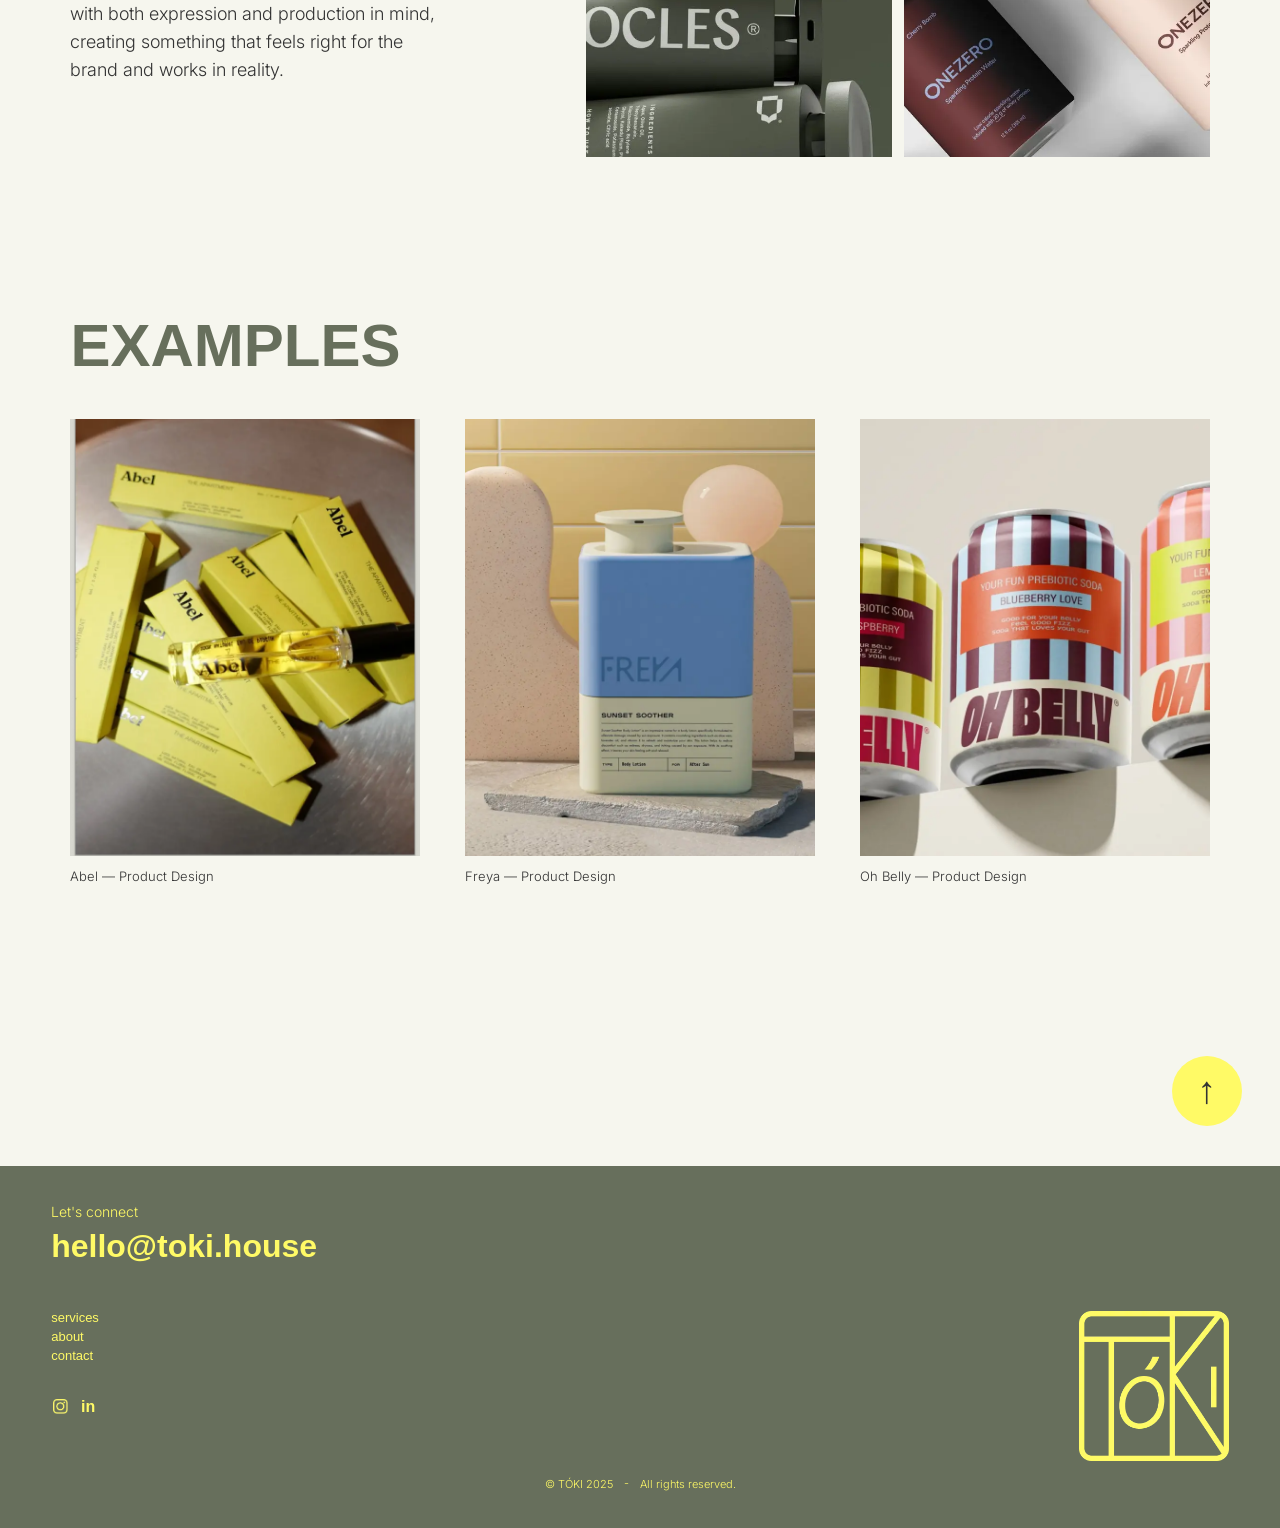
<file: product.html>
<!doctype html>
<html lang="en">
  <head>
    <meta charset="UTF-8" />
    <meta name="viewport" content="width=device-width, initial-scale=1.0" />
    <title>TÓKI — Product</title>
    <link
      rel="apple-touch-icon"
      sizes="180x180"
      href="images/apple-touch-icon.png"
    />
    <link
      rel="icon"
      type="image/png"
      sizes="32x32"
      href="images/favicon-32x32.png"
    />
    <link rel="icon" href="images/favicon.ico" />

    <link rel="stylesheet" href="style.css" />
  </head>

  <body>
    <!-- =========================
       NAVIGATION
  ========================== -->
    <header class="navbar">
      <a href="index.html" class="logo">
        <img src="images/logo.webp" alt="Toki" />
      </a>

      <nav>
        <details class="services-menu">
          <summary>services</summary>
          <div class="services-dropdown">
            <button
              type="button"
              class="services-close"
              aria-label="Close services menu"
              onclick="this.closest('details').removeAttribute('open')"
            >
              ×
            </button>
            <a href="packaging.html">Packaging</a>
            <a href="product.html">Product</a>
            <a href="sourcing.html">Sourcing</a>
            <a href="suppliers.html">Suppliers</a>
          </div>
        </details>
        <a href="about.html">about</a>
        <a href="contact.html">contact</a>
      </nav>
    </header>

    <!-- =========================
       HERO
  ========================== -->
    <section class="hero">
      <div class="hero-image product-hero-image"></div>

      <div class="hero-overlay"></div>

      <div class="hero-content">
        <h1>PRODUCT</h1>

        <div class="hero-copy">
          <p>
            Products turn ideas into meaningful physical experiences that
            strengthen the brand.
          </p>

          <p>
            TÓKI helps turn brand ideas into physical products and experiences —
            combining <br />
            creativity with the practical thinking needed to actually make them
            happen.
          </p>

          <a href="contact.html" class="button">
            Let's discuss your challenge
            <span>›</span>
          </a>
        </div>
      </div>
    </section>

    <!-- =========================
       PROCESS
  ========================== -->
    <main class="content">
      <section class="process" id="services">
        <article class="process-item">
          <div class="process-title">
            <h3>Discover</h3>
            <span>→</span>
          </div>

          <p>
            We explore the idea, the brand and the opportunity — defining what
            the product could become.
          </p>
        </article>

        <article class="process-item">
          <div class="process-title">
            <h3>Shape</h3>
            <span>→</span>
          </div>

          <p>
            We turn the direction into a tangible concept, considering form,
            function and brand expression.
          </p>
        </article>

        <article class="process-item">
          <div class="process-title">
            <h3>Prepare</h3>
            <span>→</span>
          </div>

          <p>
            Materials, details and production possibilities are explored to make
            sure the concept can become reality.
          </p>
        </article>

        <article class="process-item">
          <div class="process-title">
            <h3>Make</h3>
          </div>

          <p>
            We connect the idea with the right partners and support the journey
            into production.
          </p>
        </article>
      </section>

      <!-- =========================
         WHAT WE CONSIDER
    ========================== -->
      <section class="consider" id="about">
        <div class="consider-copy">
          <p class="eyebrow">From Idea to Reality</p>

          <h2>
            IDEAS MADE<br />
            REAL.
          </h2>

          <p>A product can extend a brand into the physical world.</p>
          <p>
            From branded accessories and gift items to personalised products, we
            develop ideas with both expression and production in mind, creating
            something that feels right for the brand and works in reality.
          </p>
        </div>

        <div class="consider-images">
          <div class="image-placeholder image-large">
            <img src="images/product-1.webp" alt="Product design detail" />
          </div>

          <div class="image-stack">
            <div class="image-placeholder">
              <img src="images/product-2.webp" alt="Product design detail" />
            </div>

            <div class="image-placeholder">
              <img src="images/product-3.webp" alt="Product design detail" />
            </div>
          </div>
        </div>
      </section>

      <!-- =========================
         EXAMPLES
    ========================== -->
      <section class="examples">
        <h2>EXAMPLES</h2>

        <div class="example-grid">
          <article class="example-card">
            <div class="example-image">
              <img
                src="images/product-example-1.webp"
                alt="Product design example"
              />
            </div>

            <p>Abel — Product Design</p>
          </article>

          <article class="example-card">
            <div class="example-image">
              <img
                src="images/product-example-2.webp"
                alt="Product design example"
              />
            </div>

            <p>Freya — Product Design</p>
          </article>

          <article class="example-card">
            <div class="example-image">
              <img
                src="images/product-example-3.webp"
                alt="Product design example"
              />
            </div>

            <p>Oh Belly — Product Design</p>
          </article>
        </div>
      </section>

      <!-- Back to top -->
    </main>
    <a href="#" class="back-top">↑</a>

    <!-- =========================
       FOOTER
  ========================== -->
    <footer id="contact">
      <div class="footer-main">
        <div class="footer-contact">
          <p class="small-label">Let's connect</p>

          <a href="mailto:hello@toki.house" class="footer-email">
            hello@toki.house
          </a>

          <div class="footer-links">
            <a href="#">services</a>
            <a href="#">about</a>
            <a href="#">contact</a>
          </div>

          <div class="socials">
            <a href="#" aria-label="Instagram">
              <img src="images/instagram.webp" alt="Instagram" />
            </a>
            <a href="#">in</a>
          </div>
        </div>

        <div class="footer-logo">
          <img src="images/logo-footer.webp" alt="Toki" />
        </div>
      </div>

      <div class="footer-bottom">
        <p>© TÓKI 2025　-　All rights reserved.</p>
      </div>
    </footer>
  </body>
</html>
</file>
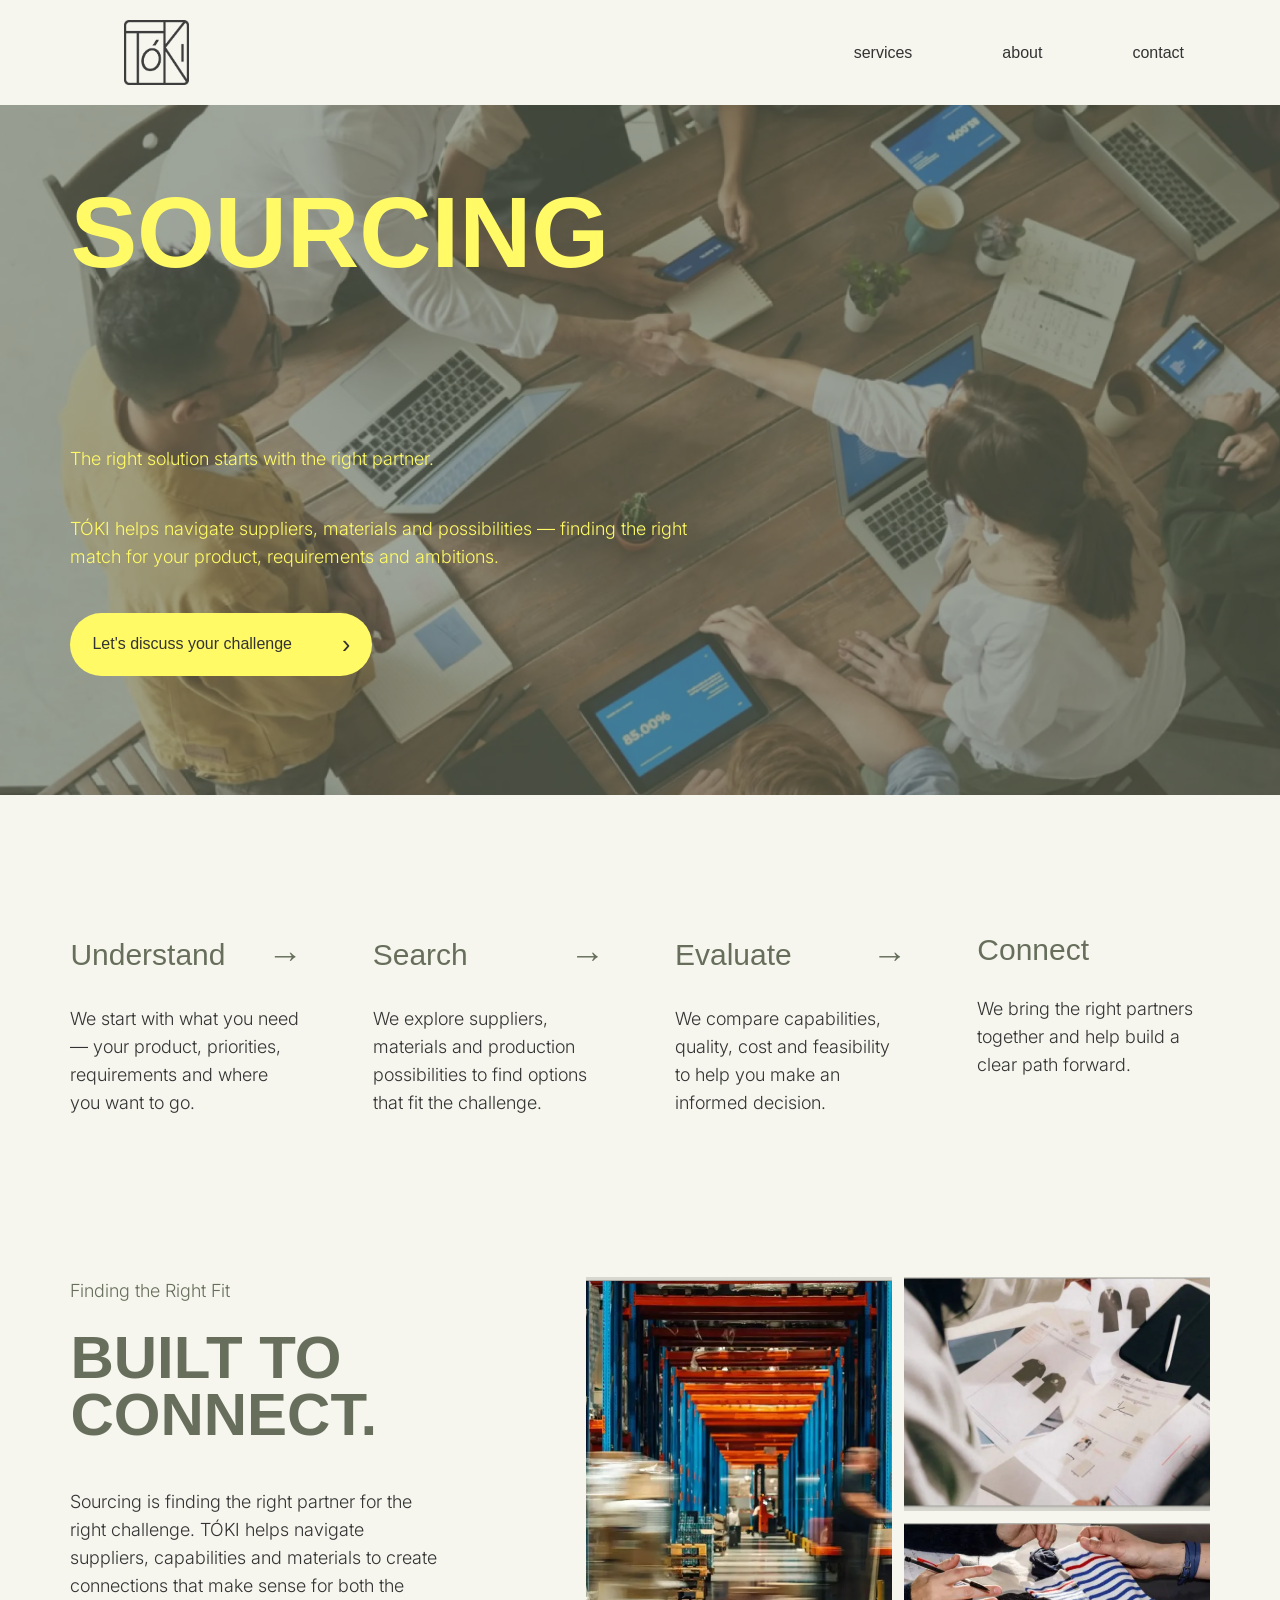
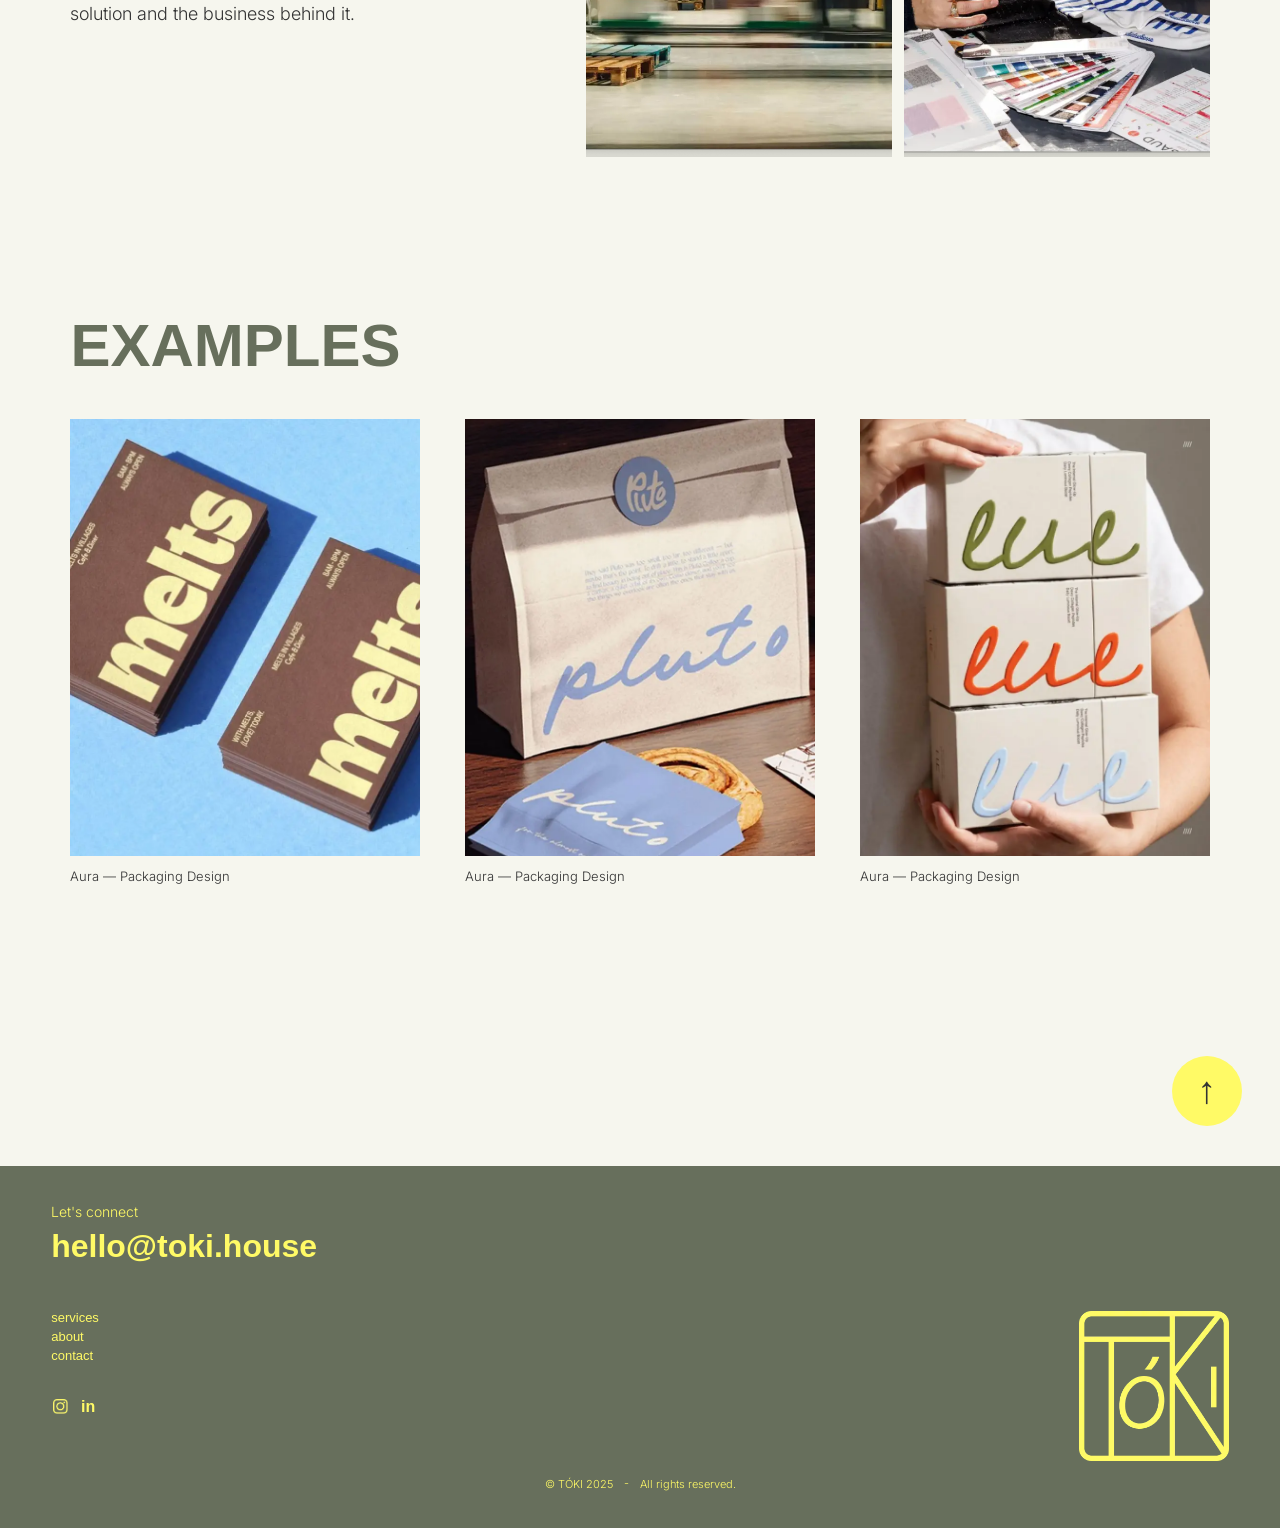
<file: sourcing.html>
<!doctype html>
<html lang="en">
  <head>
    <meta charset="UTF-8" />
    <meta name="viewport" content="width=device-width, initial-scale=1.0" />
    <title>TÓKI — Sourcing</title>
    <link
      rel="apple-touch-icon"
      sizes="180x180"
      href="images/apple-touch-icon.png"
    />
    <link
      rel="icon"
      type="image/png"
      sizes="32x32"
      href="images/favicon-32x32.png"
    />
    <link rel="icon" href="images/favicon.ico" />

    <link rel="stylesheet" href="style.css" />
  </head>

  <body>
    <!-- =========================
       NAVIGATION
  ========================== -->
    <header class="navbar">
      <a href="index.html" class="logo">
        <img src="images/logo.webp" alt="Toki" />
      </a>

      <nav>
        <details class="services-menu">
          <summary>services</summary>
          <div class="services-dropdown">
            <button
              type="button"
              class="services-close"
              aria-label="Close services menu"
              onclick="this.closest('details').removeAttribute('open')"
            >
              ×
            </button>
            <a href="packaging.html">Packaging</a>
            <a href="product.html">Product</a>
            <a href="sourcing.html">Sourcing</a>
            <a href="suppliers.html">Suppliers</a>
          </div>
        </details>
        <a href="about.html">about</a>
        <a href="contact.html">contact</a>
      </nav>
    </header>

    <!-- =========================
       HERO
  ========================== -->
    <section class="hero">
      <div class="hero-image sourcing-hero-image"></div>

      <div class="hero-overlay"></div>

      <div class="hero-content">
        <h1>SOURCING</h1>

        <div class="hero-copy">
          <p>The right solution starts with the right partner.</p>

          <p>
            TÓKI helps navigate suppliers, materials and possibilities — finding
            the right<br />
            match for your product, requirements and ambitions.
          </p>

          <a href="contact.html" class="button">
            Let's discuss your challenge
            <span>›</span>
          </a>
        </div>
      </div>
    </section>

    <!-- =========================
       PROCESS
  ========================== -->
    <main class="content">
      <section class="process" id="services">
        <article class="process-item">
          <div class="process-title">
            <h3>Understand</h3>
            <span>→</span>
          </div>

          <p>
            We start with what you need — your product, priorities, requirements
            and where you want to go.
          </p>
        </article>

        <article class="process-item">
          <div class="process-title">
            <h3>Search</h3>
            <span>→</span>
          </div>

          <p>
            We explore suppliers, materials and production possibilities to find
            options that fit the challenge.
          </p>
        </article>

        <article class="process-item">
          <div class="process-title">
            <h3>Evaluate</h3>
            <span>→</span>
          </div>

          <p>
            We compare capabilities, quality, cost and feasibility to help you
            make an informed decision.
          </p>
        </article>

        <article class="process-item">
          <div class="process-title">
            <h3>Connect</h3>
          </div>

          <p>
            We bring the right partners together and help build a clear path
            forward.
          </p>
        </article>
      </section>

      <!-- =========================
         WHAT WE CONSIDER
    ========================== -->
      <section class="consider" id="about">
        <div class="consider-copy">
          <p class="eyebrow">Finding the Right Fit</p>

          <h2>
            BUILT TO<br />
            CONNECT.
          </h2>

          <p>
            Sourcing is finding the right partner for the right challenge. TÓKI
            helps navigate suppliers, capabilities and materials to create
            connections that make sense for both the solution and the business
            behind it.
          </p>
        </div>

        <div class="consider-images">
          <div class="image-placeholder image-large">
            <img src="images/sourcing-1.webp" alt="Sourcing detail" />
          </div>

          <div class="image-stack">
            <div class="image-placeholder">
              <img src="images/sourcing-2.webp" alt="Sourcing detail" />
            </div>

            <div class="image-placeholder">
              <img src="images/sourcing-3.webp" alt="Sourcing detail" />
            </div>
          </div>
        </div>
      </section>

      <!-- =========================
         EXAMPLES
    ========================== -->
      <section class="examples">
        <h2>EXAMPLES</h2>

        <div class="example-grid">
          <article class="example-card">
            <div class="example-image">
              <img
                src="images/sourcing-example-1.webp"
                alt="Sourcing example"
              />
            </div>

            <p>Aura — Packaging Design</p>
          </article>

          <article class="example-card">
            <div class="example-image">
              <img
                src="images/sourcing-example-2.webp"
                alt="Sourcing example"
              />
            </div>

            <p>Aura — Packaging Design</p>
          </article>

          <article class="example-card">
            <div class="example-image">
              <img
                src="images/sourcing-example-3.webp"
                alt="Sourcing example"
              />
            </div>

            <p>Aura — Packaging Design</p>
          </article>
        </div>
      </section>

      <!-- Back to top -->
    </main>
    <a href="#" class="back-top">↑</a>

    <!-- =========================
       FOOTER
  ========================== -->
    <footer id="contact">
      <div class="footer-main">
        <div class="footer-contact">
          <p class="small-label">Let's connect</p>

          <a href="mailto:hello@toki.house" class="footer-email">
            hello@toki.house
          </a>

          <div class="footer-links">
            <a href="#">services</a>
            <a href="#">about</a>
            <a href="#">contact</a>
          </div>

          <div class="socials">
            <a href="#" aria-label="Instagram">
              <img src="images/instagram.webp" alt="Instagram" />
            </a>
            <a href="#">in</a>
          </div>
        </div>

        <div class="footer-logo">
          <img src="images/logo-footer.webp" alt="Toki" />
        </div>
      </div>

      <div class="footer-bottom">
        <p>© TÓKI 2025　-　All rights reserved.</p>
      </div>
    </footer>
  </body>
</html>
</file>
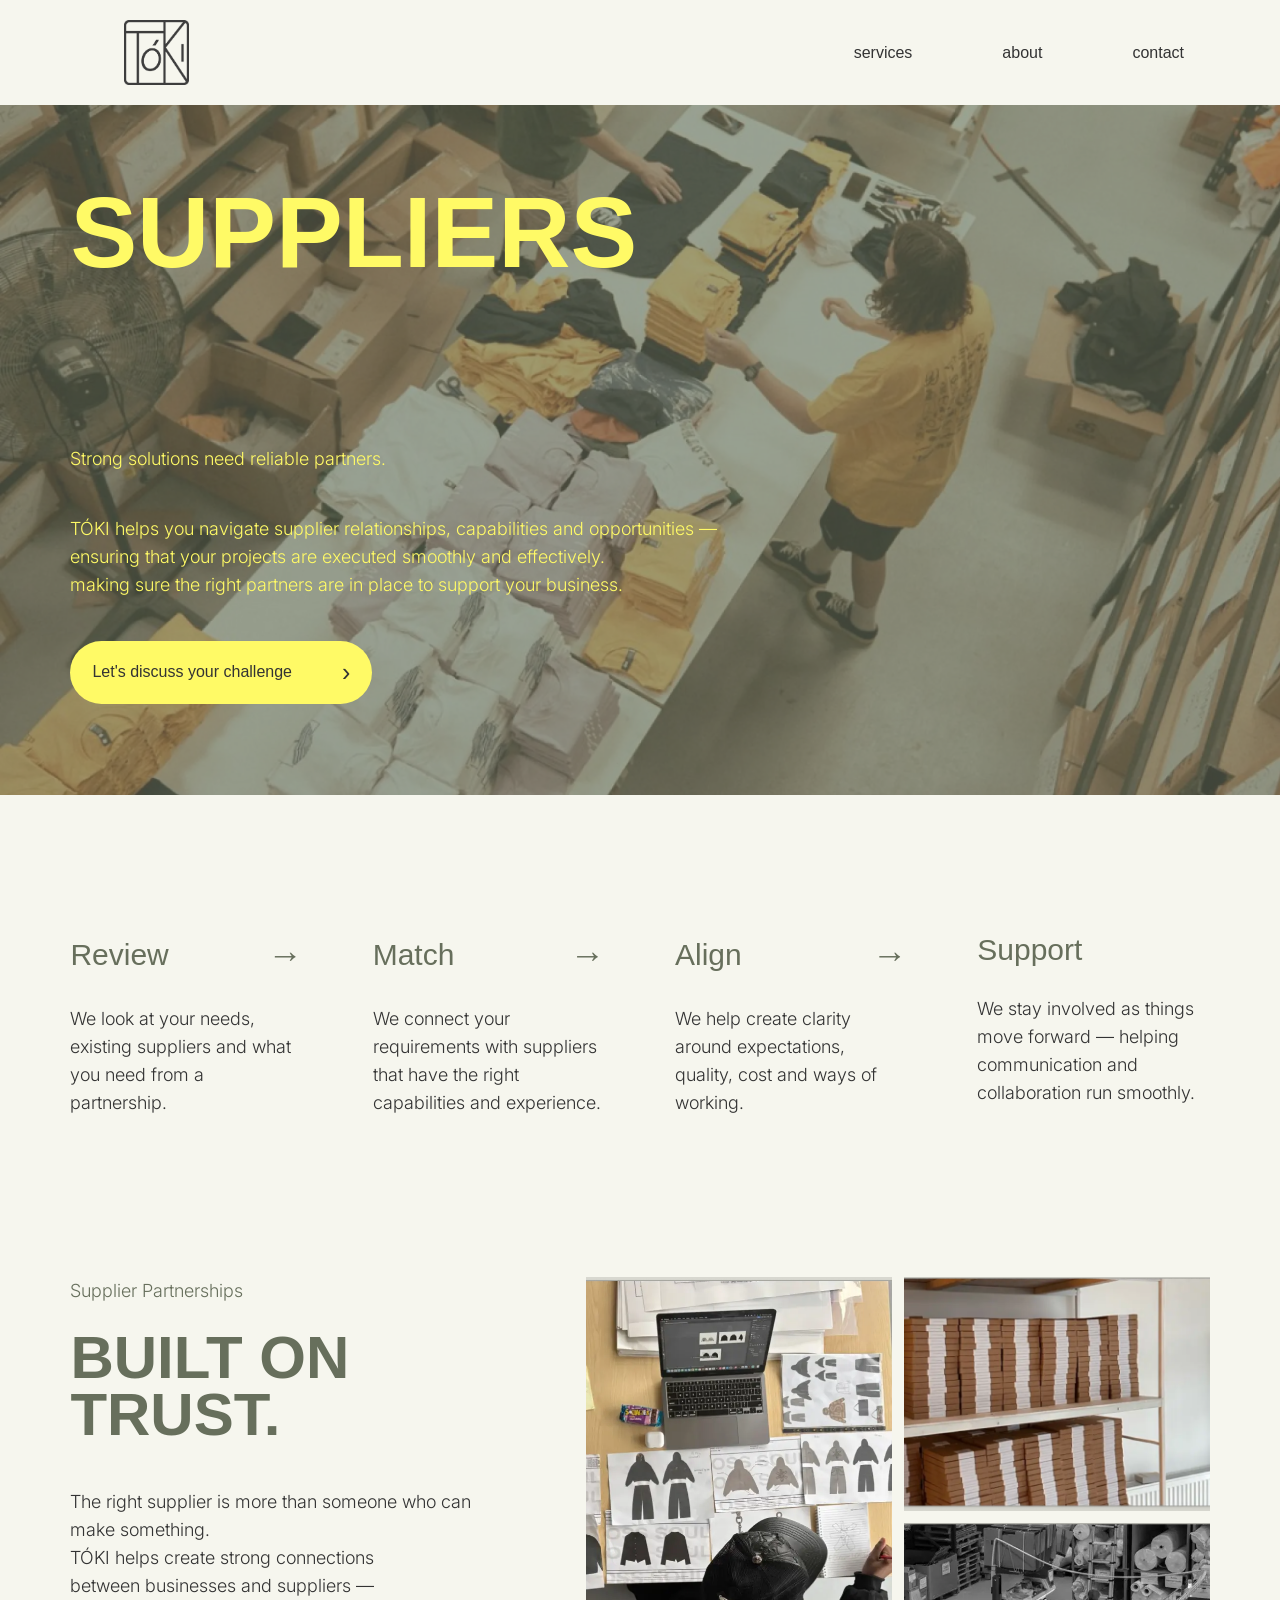
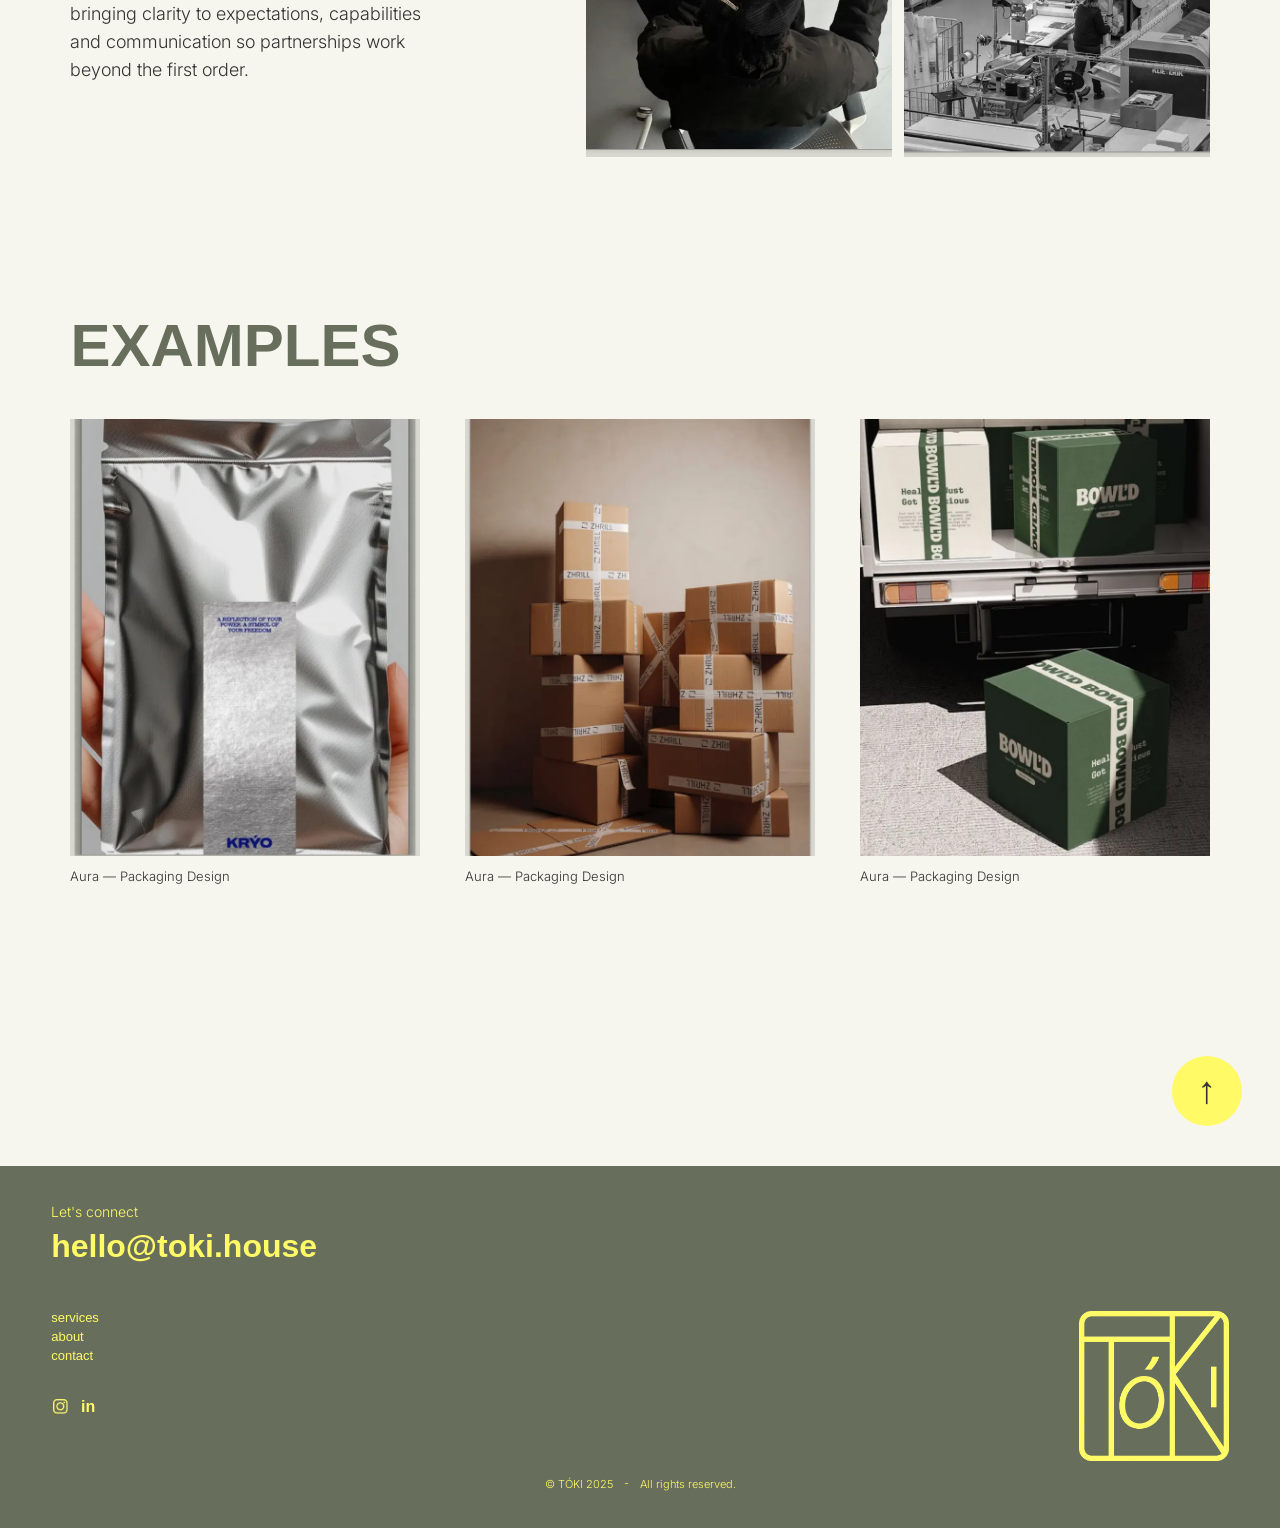
<file: suppliers.html>
<!doctype html>
<html lang="en">
  <head>
    <meta charset="UTF-8" />
    <meta name="viewport" content="width=device-width, initial-scale=1.0" />
    <title>TÓKI — Suppliers</title>
    <link
      rel="apple-touch-icon"
      sizes="180x180"
      href="images/apple-touch-icon.png"
    />
    <link
      rel="icon"
      type="image/png"
      sizes="32x32"
      href="images/favicon-32x32.png"
    />
    <link rel="icon" href="images/favicon.ico" />

    <link rel="stylesheet" href="style.css" />
  </head>

  <body>
    <!-- =========================
       NAVIGATION
  ========================== -->
    <header class="navbar">
      <a href="index.html" class="logo">
        <img src="images/logo.webp" alt="Toki" />
      </a>

      <nav>
        <details class="services-menu">
          <summary>services</summary>
          <div class="services-dropdown">
            <button
              type="button"
              class="services-close"
              aria-label="Close services menu"
              onclick="this.closest('details').removeAttribute('open')"
            >
              ×
            </button>
            <a href="packaging.html">Packaging</a>
            <a href="product.html">Product</a>
            <a href="sourcing.html">Sourcing</a>
            <a href="suppliers.html">Suppliers</a>
          </div>
        </details>
        <a href="about.html">about</a>
        <a href="contact.html">contact</a>
      </nav>
    </header>

    <!-- =========================
       HERO
  ========================== -->
    <section class="hero">
      <div class="hero-image supplier-hero-image"></div>

      <div class="hero-overlay"></div>

      <div class="hero-content">
        <h1>SUPPLIERS</h1>

        <div class="hero-copy">
          <p>Strong solutions need reliable partners.</p>

          <p>
            TÓKI helps you navigate supplier relationships, capabilities and
            opportunities — ensuring that your projects are executed smoothly
            and effectively.<br />
            making sure the right partners are in place to support your
            business.
          </p>

          <a href="contact.html" class="button">
            Let's discuss your challenge
            <span>›</span>
          </a>
        </div>
      </div>
    </section>

    <!-- =========================
       PROCESS
  ========================== -->
    <main class="content">
      <section class="process" id="services">
        <article class="process-item">
          <div class="process-title">
            <h3>Review</h3>
            <span>→</span>
          </div>

          <p>
            We look at your needs, existing suppliers and what you need from a
            partnership.
          </p>
        </article>

        <article class="process-item">
          <div class="process-title">
            <h3>Match</h3>
            <span>→</span>
          </div>

          <p>
            We connect your requirements with suppliers that have the right
            capabilities and experience.
          </p>
        </article>

        <article class="process-item">
          <div class="process-title">
            <h3>Align</h3>
            <span>→</span>
          </div>

          <p>
            We help create clarity around expectations, quality, cost and ways
            of working.
          </p>
        </article>

        <article class="process-item">
          <div class="process-title">
            <h3>Support</h3>
          </div>

          <p>
            We stay involved as things move forward — helping communication and
            collaboration run smoothly.
          </p>
        </article>
      </section>

      <!-- =========================
         WHAT WE CONSIDER
    ========================== -->
      <section class="consider" id="about">
        <div class="consider-copy">
          <p class="eyebrow">Supplier Partnerships</p>

          <h2>BUILT ON TRUST.</h2>

          <p>The right supplier is more than someone who can make something.</p>
          <p>
            TÓKI helps create strong connections between businesses and
            suppliers — bringing clarity to expectations, capabilities and
            communication so partnerships work beyond the first order.
          </p>
        </div>

        <div class="consider-images">
          <div class="image-placeholder image-large">
            <img
              src="images/supplier-1.webp"
              alt="Supplier partnership detail"
            />
          </div>

          <div class="image-stack">
            <div class="image-placeholder">
              <img
                src="images/supplier-2.webp"
                alt="Supplier partnership detail"
              />
            </div>

            <div class="image-placeholder">
              <img
                src="images/supplier-3.webp"
                alt="Supplier partnership detail"
              />
            </div>
          </div>
        </div>
      </section>

      <!-- =========================
         EXAMPLES
    ========================== -->
      <section class="examples">
        <h2>EXAMPLES</h2>

        <div class="example-grid">
          <article class="example-card">
            <div class="example-image">
              <img
                src="images/supplier-example-1.webp"
                alt="Supplier partnership example"
              />
            </div>

            <p>Aura — Packaging Design</p>
          </article>

          <article class="example-card">
            <div class="example-image">
              <img
                src="images/supplier-example-2.webp"
                alt="Supplier partnership example"
              />
            </div>

            <p>Aura — Packaging Design</p>
          </article>

          <article class="example-card">
            <div class="example-image">
              <img
                src="images/supplier-example-3.webp"
                alt="Supplier partnership example"
              />
            </div>

            <p>Aura — Packaging Design</p>
          </article>
        </div>
      </section>

      <!-- Back to top -->
    </main>
    <a href="#" class="back-top">↑</a>

    <!-- =========================
       FOOTER
  ========================== -->
    <footer id="contact">
      <div class="footer-main">
        <div class="footer-contact">
          <p class="small-label">Let's connect</p>

          <a href="mailto:hello@toki.house" class="footer-email">
            hello@toki.house
          </a>

          <div class="footer-links">
            <a href="#">services</a>
            <a href="#">about</a>
            <a href="#">contact</a>
          </div>

          <div class="socials">
            <a href="#" aria-label="Instagram">
              <img src="images/instagram.webp" alt="Instagram" />
            </a>
            <a href="#">in</a>
          </div>
        </div>

        <div class="footer-logo">
          <img src="images/logo-footer.webp" alt="Toki" />
        </div>
      </div>

      <div class="footer-bottom">
        <p>© TÓKI 2025　-　All rights reserved.</p>
      </div>
    </footer>
  </body>
</html>
</file>
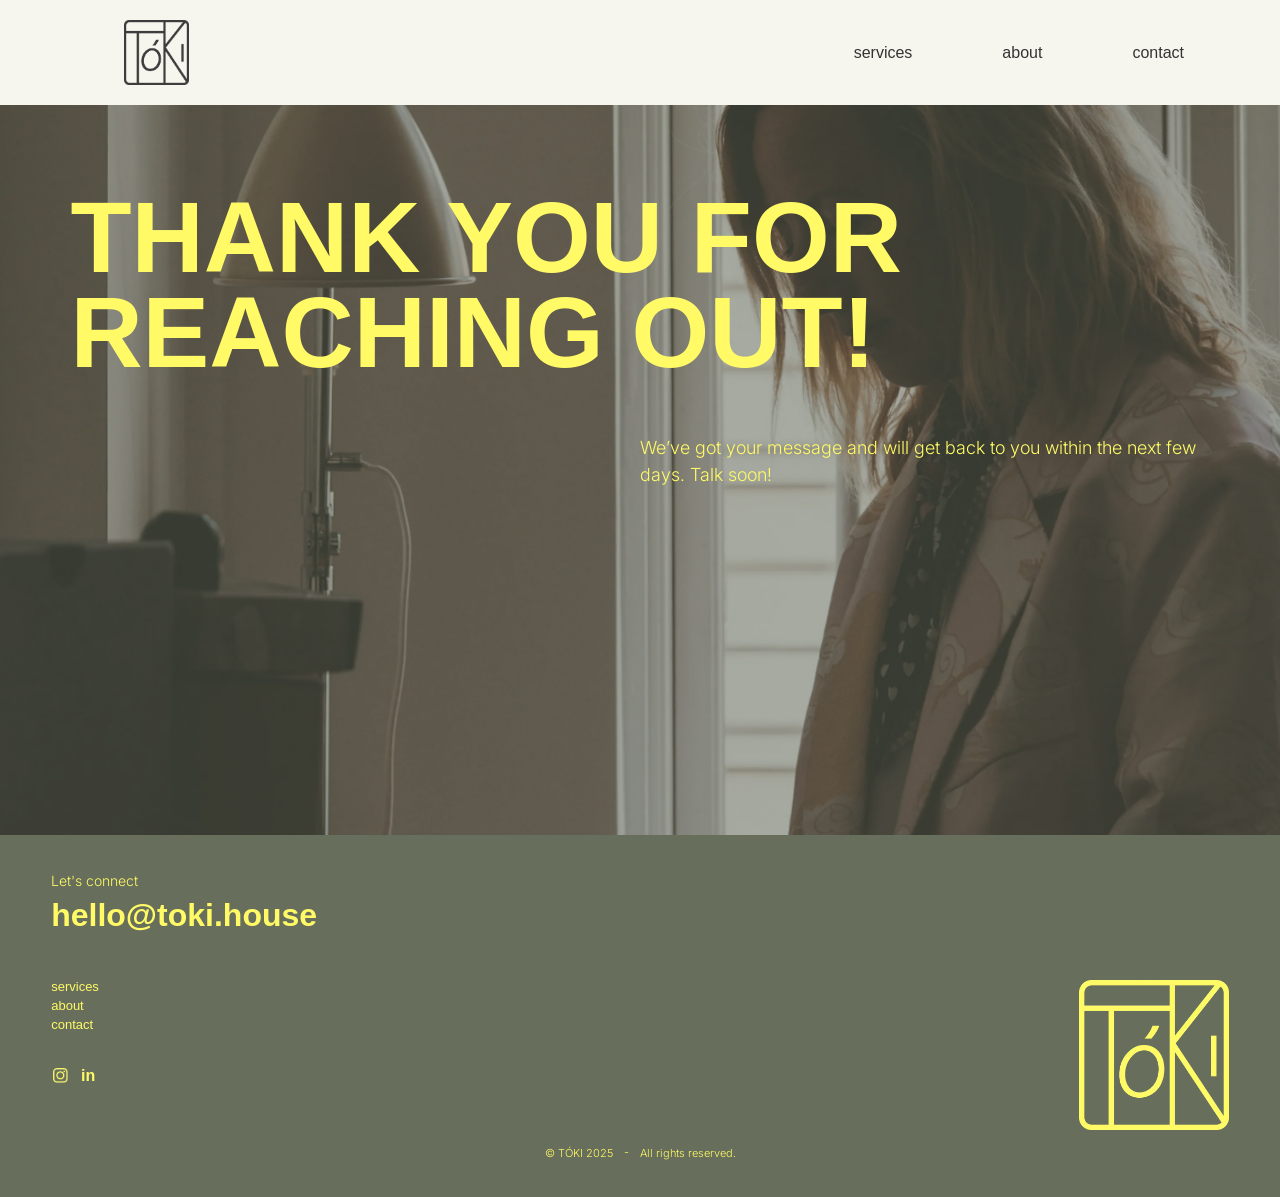
<file: thank-you.html>
<!doctype html>
<html lang="en">
  <head>
    <meta charset="UTF-8" />
    <meta name="viewport" content="width=device-width, initial-scale=1.0" />
    <title>TÓKI — Thank You</title>
    <link
      rel="apple-touch-icon"
      sizes="180x180"
      href="images/apple-touch-icon.png"
    />
    <link
      rel="icon"
      type="image/png"
      sizes="32x32"
      href="images/favicon-32x32.png"
    />
    <link rel="icon" href="images/favicon.ico" />

    <link rel="stylesheet" href="style.css" />
  </head>

  <body>
    <!-- =========================
       NAVIGATION
  ========================== -->
    <header class="navbar">
      <a href="index.html" class="logo">
        <img src="images/logo.webp" alt="Toki" />
      </a>

      <nav>
        <details class="services-menu">
          <summary>services</summary>
          <div class="services-dropdown">
            <button
              type="button"
              class="services-close"
              aria-label="Close services menu"
              onclick="this.closest('details').removeAttribute('open')"
            >
              ×
            </button>
            <a href="packaging.html">Packaging</a>
            <a href="product.html">Product</a>
            <a href="sourcing.html">Sourcing</a>
            <a href="suppliers.html">Suppliers</a>
          </div>
        </details>
        <a href="about.html">about</a>
        <a href="contact.html">contact</a>
      </nav>
    </header>

    <main>
      <section class="thank-you">
        <div class="thank-you-image">
          <img src="images/connie-contact.webp" alt="TÓKI House" />
        </div>

        <div class="thank-you-overlay"></div>

        <div class="thank-you-content">
          <h1>
            THANK YOU FOR<br />
            REACHING OUT!
          </h1>

          <p>
            We’ve got your message and will get back to you within the next few
            days. Talk soon!
          </p>
        </div>
      </section>
    </main>

    <!-- =========================
       FOOTER
  ========================== -->
    <footer id="contact">
      <div class="footer-main">
        <div class="footer-contact">
          <p class="small-label">Let's connect</p>

          <a href="mailto:hello@toki.house" class="footer-email">
            hello@toki.house
          </a>

          <div class="footer-links">
            <a href="#">services</a>
            <a href="#">about</a>
            <a href="#">contact</a>
          </div>

          <div class="socials">
            <a href="#" aria-label="Instagram">
              <img src="images/instagram.webp" alt="Instagram" />
            </a>
            <a href="#">in</a>
          </div>
        </div>

        <div class="footer-logo">
          <img src="images/logo-footer.webp" alt="Toki" />
        </div>
      </div>

      <div class="footer-bottom">
        <p>© TÓKI 2025　-　All rights reserved.</p>
      </div>
    </footer>
  </body>
</html>
</file>
<file: style.css>
@import url("https://fonts.googleapis.com/css2?family=Inter:wght@400&display=swap");

/* =========================
   GLOBAL
========================== */

:root {
  --green: #676f5c;
  --yellow: #fffa66;
  --background: #f6f6ee;
  --dark: #333333;
}

* {
  box-sizing: border-box;
  margin: 0;
  padding: 0;
}

html {
  scroll-behavior: smooth;
}

body {
  background: var(--background);
  color: var(--dark);
  font-family: Arial, Helvetica, sans-serif;
  overflow-x: hidden;
}

a {
  color: inherit;
  text-decoration: none;
}

h1 {
  font-size: 100px;
  line-height: 0.95;
  font-weight: 700;
  font-family: Helvetica, Arial, sans-serif;
}

h2 {
  font-size: 60px;
  line-height: 0.95;
  font-weight: 700;
  font-family: Helvetica, Arial, sans-serif;
  color: var(--green);
}

h3 {
  font-size: 30px;
  line-height: 1;
  font-weight: 500;
}

p {
  font-size: 18px;
  line-height: 1.55;
  font-family: "Inter", Arial, sans-serif;
  font-weight: 300;
}

/* =========================
   NAVIGATION
========================== */

.navbar {
  position: sticky;
  top: 0;
  z-index: 10;

  height: 105px;
  padding: 0 7.5%;

  display: flex;
  align-items: center;
  justify-content: space-between;

  background: rgba(246, 246, 238, 0.94);
}

.logo {
  display: flex;
  align-items: center;
  min-width: 0;
}

.logo img {
  display: block;
  width: 120px;
  max-width: 100%;
  height: auto;
  max-height: 65px;
  object-fit: contain;
}

.navbar nav {
  display: flex;
  align-items: center;
  gap: 90px;
}

.services-menu {
  position: relative;
}

.services-menu summary {
  list-style: none;
  cursor: pointer;
  font-size: 16px;
}

.services-menu summary::-webkit-details-marker {
  display: none;
}

.services-dropdown {
  position: absolute;
  top: calc(100% + 18px);
  left: -18px;
  z-index: 11;

  display: grid;
  gap: 0;
  min-width: 230px;
  padding: 46px 28px 24px;

  background: rgba(246, 246, 238, 0.92);
  box-shadow: 0 8px 20px rgba(51, 51, 51, 0.12);
}

.services-dropdown a {
  padding: 12px 0;
  border-bottom: 1px solid var(--green);
  font-size: 16px;
  white-space: nowrap;
}

.services-close {
  position: absolute;
  top: 12px;
  right: 16px;

  padding: 0;
  border: 0;
  background: transparent;
  color: var(--dark);
  cursor: pointer;
  font: inherit;
  font-size: 22px;
  line-height: 1;
}

.services-close:hover {
  color: var(--green);
}

.services-dropdown a:hover,
.services-menu summary:hover {
  opacity: 0.5;
}

.navbar nav a {
  font-size: 16px;
  transition: opacity 0.2s ease;
}

.navbar nav a:hover {
  opacity: 0.5;
}

/* =========================
   HOMEPAGE
========================= */

.home-page {
  background: var(--background);
}

/* =========================
   HERO VIDEO
========================= */

.home-hero {
  position: relative;
  height: calc(100svh - 105px);
  overflow: hidden;
  background: var(--background);
}

.hero-video {
  position: absolute;
  inset: 0;

  width: 100%;
  height: 100%;

  object-fit: contain;
  transform: translateY(-50px);
}

.hero-video-overlay {
  position: absolute;
  inset: 0;

  background: rgba(103, 111, 92, 0.15);
}

/* Yellow information card */

.hero-info-card {
  position: absolute;

  left: 4.5%;
  bottom: 70px;

  z-index: 2;

  width: 250px;

  padding: 30px 25px;

  border-radius: 15px;

  background: var(--yellow);
  color: var(--green);
}

.hero-info-card p {
  font-size: 14px;
  line-height: 1.25;

  margin-bottom: 20px;
}

.hero-read-more {
  display: inline-block;

  padding: 10px 35px;

  border-radius: 100px;

  background: var(--green);
  color: var(--yellow);

  font-size: 12px;
}

/* =========================
   SERVICES INTRO
========================= */

.services-intro {
  padding: 50px 4.5%;

  background: var(--green);
  color: var(--yellow);
}

.services-intro h2 {
  display: block;
  position: relative;
  z-index: 1;

  font-size: 45px;
  line-height: 0.95;
  font-family: Helvetica, Arial, sans-serif;
  font-weight: 700;
  color: var(--yellow);
  visibility: visible;
  opacity: 1;
  margin-bottom: 20px;
}

.services-intro p {
  font-size: 14px;
}

/* =========================
   SERVICES GRID
========================= */

.services-grid {
  display: grid;

  grid-template-columns: repeat(4, 1fr);

  width: 100%;
}

.service-card {
  display: block;

  background: var(--background);
}

.service-image {
  position: relative;
  width: 100%;
  height: 420px;

  overflow: hidden;
}

.service-image img {
  width: 100%;
  height: 100%;

  display: block;

  object-fit: cover;

  transition: transform 0.5s ease;
}

.service-card:hover img {
  transform: scale(1.04);
}

.service-hover-text {
  position: absolute;
  inset: 0;
  z-index: 1;

  display: flex;
  flex-direction: column;
  justify-content: flex-end;
  gap: 16px;
  padding: 28px 24px;

  background: rgba(255, 255, 255, 0.94);
  color: var(--green);
  opacity: 0;
  transition: opacity 0.25s ease;
}

.service-hover-text p {
  max-width: 250px;
  font-size: 30px;
  line-height: 1.05;
  font-weight: 600;
}

.service-card:hover .service-hover-text,
.service-card:focus-visible .service-hover-text {
  opacity: 1;
}

.service-card h3 {
  padding: 15px;

  text-align: center;

  font-size: 24px;
  line-height: 1;
  font-weight: 700;

  color: var(--green);
}

/* =========================
   WORK STRIP
========================= */

.home-work {
  padding: 90px 0 35px;
}

.work-scroll-hint {
  display: flex;
  align-items: center;
  justify-content: flex-end;
  gap: 8px;
  padding: 0 4.5% 14px;
  color: var(--green);
  font-size: 12px;
}

.work-scroll-hint span {
  font-size: 18px;
  line-height: 1;
}

.work-strip {
  display: flex;
  width: 100%;
  overflow-x: auto;
  scroll-snap-type: x proximity;
  scrollbar-width: none;
  gap: 0;
  padding-bottom: 8px;
}

.work-strip::-webkit-scrollbar {
  display: none;
}

.work-strip-card {
  flex: 0 0 clamp(190px, 18vw, 270px);
  scroll-snap-align: start;
}

.work-strip-card img {
  width: 100%;
  height: 360px;

  display: block;

  object-fit: cover;
  object-position: center;
  transition: filter 0.25s ease;
}

.work-strip-card:hover img,
.work-strip-card:focus-within img {
  filter: brightness(0.72);
}

.work-strip-caption {
  display: flex;
  flex-direction: column;
  gap: 4px;
  min-height: 58px;
  padding: 12px 10px 0;
  opacity: 0;
  transition: opacity 0.25s ease;
}

.work-strip-card:hover .work-strip-caption,
.work-strip-card:focus-within .work-strip-caption {
  opacity: 1;
}

.work-strip-caption strong {
  color: var(--dark);
  font-size: 13px;
  font-weight: 700;
}

.work-strip-caption span {
  color: var(--green);
  font-size: 11px;
}

.work-button-wrapper {
  display: flex;
  justify-content: flex-end;

  padding: 55px 4.5% 0;
}

.work-button {
  padding: 13px 45px;

  border-radius: 100px;

  background: var(--green);
  color: var(--yellow);

  font-size: 12px;
}

/* =========================
   SURVEY SECTION
========================= */

.survey-section {
  padding: 25px 4.5% 150px;
}

.survey-heading {
  margin-bottom: 100px;
}

.survey-heading h2 {
  color: var(--green);

  font-size: 42px;
  line-height: 0.95;
}

/* =========================
   SURVEY BOX
========================= */

.survey-box {
  max-width: 1200px;

  margin: 0 auto;

  padding: 12px;
}

/* Individual screen */

.survey-step {
  display: none;

  grid-template-columns: 44% 56%;

  gap: 5px;
}

.survey-step.active {
  display: grid;
}

/* LEFT SIDE */

.survey-left {
  min-height: 400px;

  padding: 55px;

  border-radius: 12px;

  background: var(--green);
  color: var(--yellow);
  visibility: visible;
}

.survey-label {
  margin-bottom: 30px;

  font-size: 28px;
  font-weight: 700;
}

.survey-left h2 {
  display: block;
  font-size: 48px;
  line-height: 0.95;
  color: var(--yellow);
}

/* RIGHT SIDE */

.survey-right {
  min-height: 400px;

  padding: 80px 65px 40px;

  border: 1px solid var(--green);
  border-radius: 12px;

  position: relative;
}

.survey-options {
  display: grid;

  grid-template-columns: 1fr 1fr;

  gap: 18px 60px;
}

.survey-option {
  background: transparent;

  border: 1px solid var(--green);
  border-radius: 100px;

  padding: 15px 18px;

  font-family: inherit;
  font-size: 16px;

  color: var(--green);

  cursor: pointer;

  transition:
    background 0.2s ease,
    color 0.2s ease;
}

.survey-option:hover,
.survey-option.selected {
  background: var(--green);
  color: var(--yellow);
}

.survey-step.needs-answer .survey-options {
  outline: 1px solid var(--yellow);
  outline-offset: 10px;
}

/* NEXT BUTTON */

.survey-next {
  position: absolute;

  right: 45px;
  bottom: 30px;

  border: none;

  background: transparent;

  color: var(--green);

  display: flex;
  align-items: center;
  gap: 10px;
  line-height: 1;
  font-family: inherit;

  cursor: pointer;
}

.survey-back {
  position: absolute;
  left: 45px;
  bottom: 30px;

  border: none;
  background: transparent;
  color: var(--green);
  display: flex;
  align-items: center;
  gap: 10px;
  line-height: 1;
  font-family: inherit;
  cursor: pointer;
}

.survey-back span {
  font-size: 22px;
}

.result-back {
  position: static;
  margin-top: 20px;
}

.survey-next span {
  font-size: 30px;
}

/* =========================
   RESULT
========================= */

.result-content {
  padding-top: 45px;
}

.result-content h3 {
  color: var(--green);

  font-size: 32px;
  line-height: 1.05;

  margin-bottom: 35px;
}

.result-content p {
  color: var(--green);

  margin-bottom: 15px;
}

.result-button {
  display: inline-block;

  margin-top: 15px;

  padding: 14px 35px;

  border-radius: 100px;

  background: var(--green);
  color: var(--yellow);

  font-size: 14px;
}

/* =========================
   TABLET
========================= */

@media (max-width: 1000px) {
  .services-grid {
    grid-template-columns: 1fr 1fr;
  }

  .service-image {
    height: 350px;
  }

  .work-strip {
    padding-bottom: 8px;
  }

  .survey-left {
    padding: 40px;
  }

  .survey-right {
    padding: 60px 40px;
  }

  .survey-options {
    gap: 15px;
  }
}

/* =========================
   MOBILE
========================= */

@media (max-width: 650px) {
  .home-hero {
    height: calc(100svh - 80px);
  }

  .hero-info-card {
    left: 25px;
    bottom: 30px;

    width: 220px;
  }

  .services-intro {
    padding: 40px 25px;
  }

  .services-intro h2 {
    font-size: 34px;
  }

  .services-grid {
    grid-template-columns: 1fr;
  }

  .service-image {
    height: min(400px, 92vw);
  }

  .service-hover-text p {
    max-width: none;
    font-size: 24px;
  }

  .work-strip {
    padding-bottom: 8px;
  }

  .work-strip-card {
    flex-basis: 68vw;
  }

  .work-strip-card img {
    height: 420px;
  }

  .survey-section {
    padding: 60px 20px 100px;
  }

  .survey-heading h2 {
    font-size: 35px;
  }

  .survey-step.active {
    grid-template-columns: 1fr;
  }

  .survey-left {
    min-height: 230px;
  }

  .survey-right {
    min-height: 450px;

    padding: 45px 25px 80px;
  }

  .survey-options {
    grid-template-columns: 1fr;
  }
}

/* =========================
   HERO
========================== */

.hero {
  height: 690px;
  position: relative;
  overflow: hidden;
}

.hero-image {
  position: absolute;
  inset: 0;

  background-image: url("images/hero-packaging.webp");
  background-size: cover;
  background-position: center;
}

.product-hero-image {
  background-image: url("images/product-hero.webp");
}

.supplier-hero-image {
  background-image: url("images/supplier-hero.webp");
}

.sourcing-hero-image {
  background-image: url("images/sourcing-hero.webp");
}

.hero-overlay {
  position: absolute;
  inset: 0;

  background: rgba(103, 111, 92, 0.62);
}

.hero-content {
  position: relative;
  z-index: 2;

  height: 100%;
  padding: 80px 5.5%;

  color: var(--yellow);
}

.hero h1 {
  margin-bottom: 165px;
}

.hero-copy {
  max-width: 700px;
}

.hero-copy p {
  margin-bottom: 42px;
}

.button {
  display: inline-flex;
  align-items: center;
  gap: 50px;

  padding: 17px 22px;

  background: var(--yellow);
  color: var(--dark);

  border-radius: 100px;

  font-size: 16px;

  transition:
    transform 0.2s ease,
    background 0.2s ease;
}

.button:hover {
  transform: translateY(-2px);
}

.button span {
  font-size: 25px;
}

/* =========================
   MAIN CONTENT
========================== */

.content {
  position: relative;

  padding: 140px 5.5% 170px;
}

/* =========================
   PROCESS
========================== */

.process {
  display: grid;
  grid-template-columns: repeat(4, 1fr);

  gap: 70px;

  margin-bottom: 160px;
}

.process-title {
  display: flex;
  align-items: center;
  justify-content: space-between;

  margin-bottom: 30px;

  color: var(--green);
}

.process-title span {
  font-size: 35px;
}

.process-item p {
  max-width: 260px;
}

/* =========================
   CONSIDER
========================== */

.consider {
  display: grid;
  grid-template-columns: 0.8fr 1.2fr;

  gap: 100px;

  align-items: start;

  margin-bottom: 160px;
}

.eyebrow {
  color: var(--green);

  margin-bottom: 25px;
}

.consider-copy h2 {
  margin-bottom: 45px;
}

.consider-copy > p:last-child {
  max-width: 370px;
}

/* =========================
   IMAGE GRID
========================== */

.consider-images {
  display: grid;
  grid-template-columns: 1fr 1fr;

  gap: 12px;

  height: 480px;
}

.image-stack {
  display: grid;
  grid-template-rows: 1fr 1fr;

  gap: 12px;
}

.image-placeholder {
  width: 100%;
  height: 100%;

  background: #d8d8d0;

  display: flex;
  align-items: center;
  justify-content: center;

  color: #777;
  font-size: 12px;

  overflow: hidden;
}

.image-placeholder img,
.example-image img {
  width: 100%;
  height: 100%;
  object-fit: cover;
  display: block;
}

/* =========================
   EXAMPLES
========================== */

.examples h2 {
  margin-bottom: 45px;
}

.example-grid {
  display: grid;
  grid-template-columns: repeat(3, 1fr);

  gap: 45px;
}

.example-image {
  width: 100%;
  aspect-ratio: 0.8;

  background: #d8d8d0;

  display: flex;
  align-items: center;
  justify-content: center;

  color: #777;
  font-size: 12px;

  overflow: hidden;
}

.example-card p {
  font-size: 13px;
  margin-top: 10px;
}

.packaging-images .image-placeholder,
.packaging-examples .example-image {
  background: transparent;
  border: 0;
}

/* =========================
   BACK TO TOP
========================== */

.back-top {
  position: relative;
  z-index: 1;

  display: flex;
  margin: 0 3% 40px auto;

  width: 70px;
  height: 70px;

  border-radius: 50%;

  background: var(--yellow);

  align-items: center;
  justify-content: center;

  font-size: 38px;

  transition: transform 0.2s ease;
}

.back-top:hover {
  transform: translateY(-5px);
}

/* =========================
   FOOTER
========================== */

footer {
  min-height: 350px;

  background: var(--green);
  color: var(--yellow);

  padding: 35px 4%;
}

.footer-main {
  min-height: 260px;

  display: flex;
  justify-content: space-between;
}

.small-label {
  font-size: 14px;
  margin-bottom: 5px;
}

.footer-email {
  display: block;

  font-size: 32px;
  font-weight: 700;

  margin-bottom: 45px;
}

.footer-links {
  display: flex;
  flex-direction: column;

  gap: 4px;

  margin-bottom: 35px;
}

.footer-links a {
  font-size: 13px;
}

.socials {
  display: flex;
  align-items: center;
  gap: 10px;

  font-weight: 700;
}

.socials a {
  display: flex;
  align-items: center;
  justify-content: center;
  width: 18px;
  height: 18px;
  font-size: 16px;
  line-height: 1;
}

.socials img {
  display: block;
  width: 15px;
  height: 15px;
  object-fit: contain;
}

.footer-logo {
  display: flex;
  align-items: flex-end;
}

.footer-logo img {
  display: block;
  width: 150px;
  height: 150px;
  object-fit: contain;
}

.footer-bottom {
  display: flex;
  justify-content: center;

  padding-top: 15px;
}

.footer-bottom p {
  font-size: 11px;
}

/* =========================
   RESPONSIVE
========================== */

@media (max-width: 1000px) {
  h1 {
    font-size: 70px;
  }

  h2 {
    font-size: 45px;
  }

  h3 {
    font-size: 25px;
  }

  p {
    font-size: 18px;
  }

  .navbar nav {
    gap: 35px;
  }

  .hero {
    height: 620px;
  }

  .hero h1 {
    margin-bottom: 130px;
  }

  .process {
    grid-template-columns: repeat(2, 1fr);
  }

  .consider {
    grid-template-columns: 1fr;
  }

  .consider-images {
    height: 500px;
  }
}

/* =========================
   MOBILE
========================== */

@media (max-width: 650px) {
  h1 {
    font-size: 48px;
  }

  h2 {
    font-size: 38px;
  }

  h3 {
    font-size: 23px;
  }

  p {
    font-size: 16px;
  }

  .navbar {
    height: 80px;
    padding: 0 20px;
  }

  .logo img {
    width: 85px;
    max-height: 50px;
  }

  .navbar nav {
    gap: 18px;
  }

  .services-menu summary {
    font-size: 12px;
  }

  .services-dropdown {
    left: auto;
    right: -18px;
    min-width: 220px;
  }

  .navbar nav a {
    font-size: 12px;
  }

  .footer-logo img {
    width: 90px;
    height: 90px;
  }

  .hero {
    height: 600px;
  }

  .hero-content {
    padding: 60px 25px;
  }

  .hero h1 {
    margin-bottom: 180px;
  }

  .content {
    padding: 80px 25px 120px;
  }

  .process {
    grid-template-columns: 1fr;

    gap: 55px;

    margin-bottom: 100px;
  }

  .process-item p {
    max-width: 100%;
  }

  .consider {
    gap: 50px;
    margin-bottom: 100px;
  }

  .consider-images {
    grid-template-columns: 1fr;
    height: auto;
  }

  .image-large {
    height: 400px;
  }

  .image-stack {
    grid-template-columns: 1fr 1fr;
    grid-template-rows: none;
  }

  .image-stack .image-placeholder {
    height: 200px;
  }

  .example-grid {
    grid-template-columns: 1fr;
  }

  .example-image {
    aspect-ratio: 1 / 1;
  }

  .back-top {
    width: 55px;
    height: 55px;

    font-size: 28px;
  }

  footer {
    padding: 35px 25px;
  }

  .footer-main {
    min-height: 300px;
  }

  .footer-email {
    font-size: 24px;
    overflow-wrap: anywhere;
  }
}

/* =========================
   ABOUT PAGE
========================= */

.about-page {
  background: var(--background);
}

/* =========================
   HERO
========================= */

.about-hero {
  position: relative;
  height: calc(100vh - 105px);
  overflow: hidden;
}

.about-hero img {
  width: 100%;
  height: 100%;
  object-fit: cover;
  display: block;
}

.about-hero::after {
  content: "";
  position: absolute;
  inset: 0;
  background: rgba(103, 111, 92, 0.45);
}

.about-hero-overlay {
  position: absolute;
  inset: 0;
  z-index: 2;

  padding: 65px 5.5%;

  color: var(--yellow);
}

.about-hero-overlay h1 {
  margin-bottom: 135px;
}

.about-hero-copy {
  width: 48%;
  margin-left: auto;
}

.about-hero-copy p {
  margin-bottom: 14px;
}

/* =========================
   STATS
========================= */

.about-stats {
  display: grid;
  grid-template-columns: 1fr 1fr 1fr;

  gap: 14px;

  padding: 140px 8%;
}

.stats-middle,
.stats-right {
  display: grid;
  grid-template-rows: 1fr 1fr;
  gap: 14px;
}

.stat-card {
  background: var(--yellow);
  border-radius: 22px;

  min-height: 180px;

  display: flex;
  flex-direction: column;
  align-items: center;
  justify-content: center;

  text-align: center;
}

.stat-large {
  min-height: 374px;
}

.stat-card strong {
  font-size: 70px;
  line-height: 1;
  margin-bottom: 15px;
}

.stat-card span {
  font-size: 14px;
  font-weight: 600;
}

/* =========================
   FOUNDER
========================= */

.founder-section {
  padding: 20px 5.5% 150px;
}

.founder-section h2 {
  margin-bottom: 40px;
}

.founder-layout {
  display: grid;
  grid-template-columns: 0.7fr 1.8fr;
  gap: 70px;
  align-items: start;
}

.founder-image img {
  width: 100%;
  display: block;
}

.founder-image small {
  display: block;
  margin-top: 8px;
  font-size: 11px;
}

.founder-copy blockquote {
  font-size: 28px;
  line-height: 1.3;

  margin-bottom: 40px;
}

.founder-copy p {
  margin-bottom: 20px;
}

/* =========================
   PREVIOUS WORK
========================= */

.previous-work {
  padding: 0 5.5% 150px;
}

.previous-work h2 {
  margin-bottom: 40px;
}

.work-grid {
  display: flex;
  width: 100vw;
  margin-left: -5.5vw;
  padding-left: 5.5vw;
  padding-right: 5.5vw;
  overflow-x: auto;
  overscroll-behavior-x: contain;
  scroll-snap-type: x proximity;
  scrollbar-width: thin;
  scrollbar-color: var(--green) transparent;
  gap: 30px;
  padding-bottom: 22px;
}

.work-grid::-webkit-scrollbar {
  height: 2px;
}

.work-grid::-webkit-scrollbar-track {
  background: transparent;
}

.work-grid::-webkit-scrollbar-thumb {
  background: var(--green);
}

.work-card {
  flex: 0 0 clamp(240px, 24vw, 320px);
  scroll-snap-align: start;
}

.work-card img {
  width: 100%;
  aspect-ratio: 0.8;
  object-fit: cover;
  display: block;
}

.work-card p {
  display: flex;
  flex-direction: column;
  gap: 4px;
  margin-top: 10px;
  font-size: 12px;
}

.work-card p strong {
  font-size: 14px;
  font-weight: 500;
}

.work-card p span {
  color: var(--green);
}

/* =========================
   TABLET
========================= */

@media (max-width: 1000px) {
  .about-hero-copy {
    width: 60%;
  }

  .about-stats {
    padding: 100px 5%;
  }

  .founder-layout {
    grid-template-columns: 1fr 1.6fr;
    gap: 40px;
  }
}

/* =========================
   MOBILE
========================= */

@media (max-width: 650px) {
  .about-hero {
    height: calc(100vh - 80px);
  }

  .about-hero-overlay {
    padding: 50px 25px;
  }

  .about-hero-overlay h1 {
    margin-bottom: 160px;
  }

  .about-hero-copy {
    width: 100%;
  }

  .about-stats {
    grid-template-columns: 1fr;
    padding: 80px 25px;
  }

  .stats-middle,
  .stats-right {
    grid-template-columns: 1fr 1fr;
    grid-template-rows: auto;
  }

  .stat-large {
    min-height: 220px;
  }

  .stat-card {
    min-height: 160px;
  }

  .stat-card strong {
    font-size: 52px;
  }

  .founder-section {
    padding: 20px 25px 100px;
  }

  .founder-layout {
    grid-template-columns: 1fr;
  }

  .founder-image {
    max-width: 65%;
  }

  .founder-copy blockquote {
    font-size: 24px;
  }

  .previous-work {
    padding: 0 25px 100px;
  }

  .work-grid {
    width: 100vw;
    margin-left: -25px;
    padding-left: 25px;
    padding-right: 25px;
    gap: 20px;
  }
}

/* =========================
   CONTACT PAGE
========================= */

.contact-page {
  background: var(--background);
}

.contact-section {
  position: relative;

  min-height: 900px;

  padding: 65px 5.5% 130px;
}

.contact-section h1 {
  color: var(--green);
  margin-bottom: 120px;
}

/* =========================
   CONTACT LAYOUT
========================= */

.contact-layout {
  display: grid;
  grid-template-columns: 0.75fr 1.25fr;
  gap: 80px;
}

.contact-content {
  max-width: 760px;
}

.contact-intro {
  margin-bottom: 70px;
}

.contact-intro p {
  max-width: 620px;
}

/* =========================
   FORM
========================= */

.contact-form {
  width: 100%;
}

.name-row {
  display: grid;
  grid-template-columns: 1fr 1fr;
  gap: 70px;
}

.form-group {
  display: flex;
  flex-direction: column;

  margin-bottom: 50px;
}

.form-group label {
  font-size: 20px;
  margin-bottom: 15px;
}

.form-group input,
.form-group textarea {
  width: 100%;

  border: none;
  border-bottom: 1px solid var(--green);

  background: transparent;

  font-family: inherit;
  font-size: 20px;

  padding: 0 0 10px;

  outline: none;
}

.form-group textarea {
  resize: none;
  height: 70px;
}

/* =========================
   BUTTON
========================= */

.contact-button {
  min-width: 170px;

  padding: 16px 35px;

  border: none;
  border-radius: 100px;

  background: var(--green);
  color: var(--yellow);

  font-family: inherit;
  font-size: 18px;

  cursor: pointer;

  transition:
    transform 0.2s ease,
    opacity 0.2s ease;
}

.contact-button:hover {
  transform: translateY(-2px);
  opacity: 0.9;
}

/* =========================
   BACK TO TOP
========================= */

/* =========================
   TABLET
========================= */

@media (max-width: 1000px) {
  .contact-layout {
    grid-template-columns: 0.4fr 1.6fr;
    gap: 40px;
  }
}

/* =========================
   MOBILE
========================= */

@media (max-width: 650px) {
  .contact-section {
    min-height: auto;
    padding: 50px 25px 120px;
  }

  .contact-section h1 {
    font-size: 48px;
    margin-bottom: 70px;
  }

  .contact-layout {
    grid-template-columns: 1fr;
  }

  .contact-spacer {
    display: none;
  }

  .contact-intro {
    margin-bottom: 50px;
  }

  .name-row {
    grid-template-columns: 1fr;
    gap: 0;
  }

  .form-group {
    margin-bottom: 40px;
  }
}

/* =========================
   THANK YOU
========================= */

.thank-you {
  position: relative;
  height: min(730px, calc(100svh - 80px));
  overflow: hidden;
}

.thank-you-image {
  position: absolute;
  inset: 0;
}

.thank-you-image img {
  width: 100%;
  height: 100%;
  object-fit: cover;
  display: block;
}

/* Green/dark layer over image */

.thank-you-overlay {
  position: absolute;
  inset: 0;

  background: rgba(103, 111, 92, 0.5);
}

/* Content */

.thank-you-content {
  position: relative;
  z-index: 2;

  height: 100%;

  padding: 85px 5.5%;

  color: var(--yellow);
}

/* Headline */

.thank-you-content h1 {
  max-width: 850px;
}

/* Confirmation message */

.thank-you-content p {
  position: absolute;

  top: 45%;
  left: 50%;

  max-width: 570px;

  color: var(--yellow);
}
</file>
